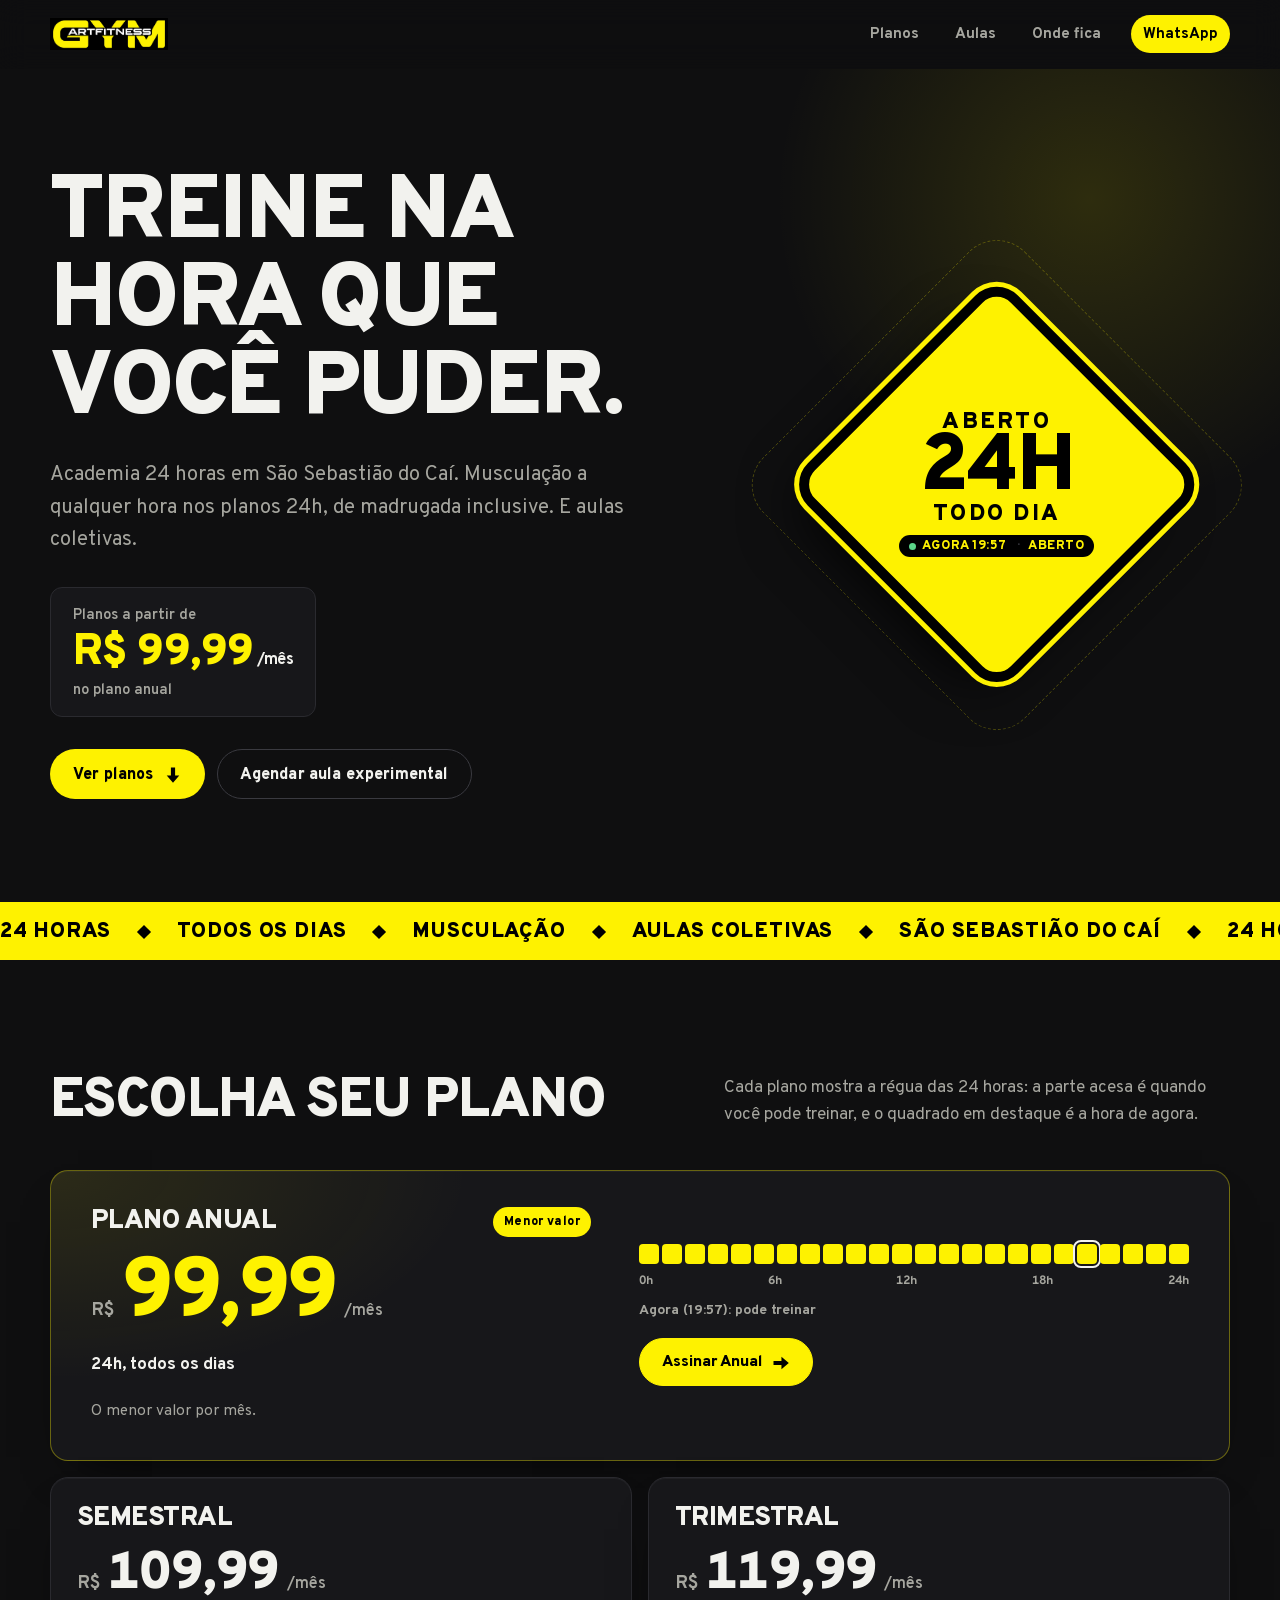
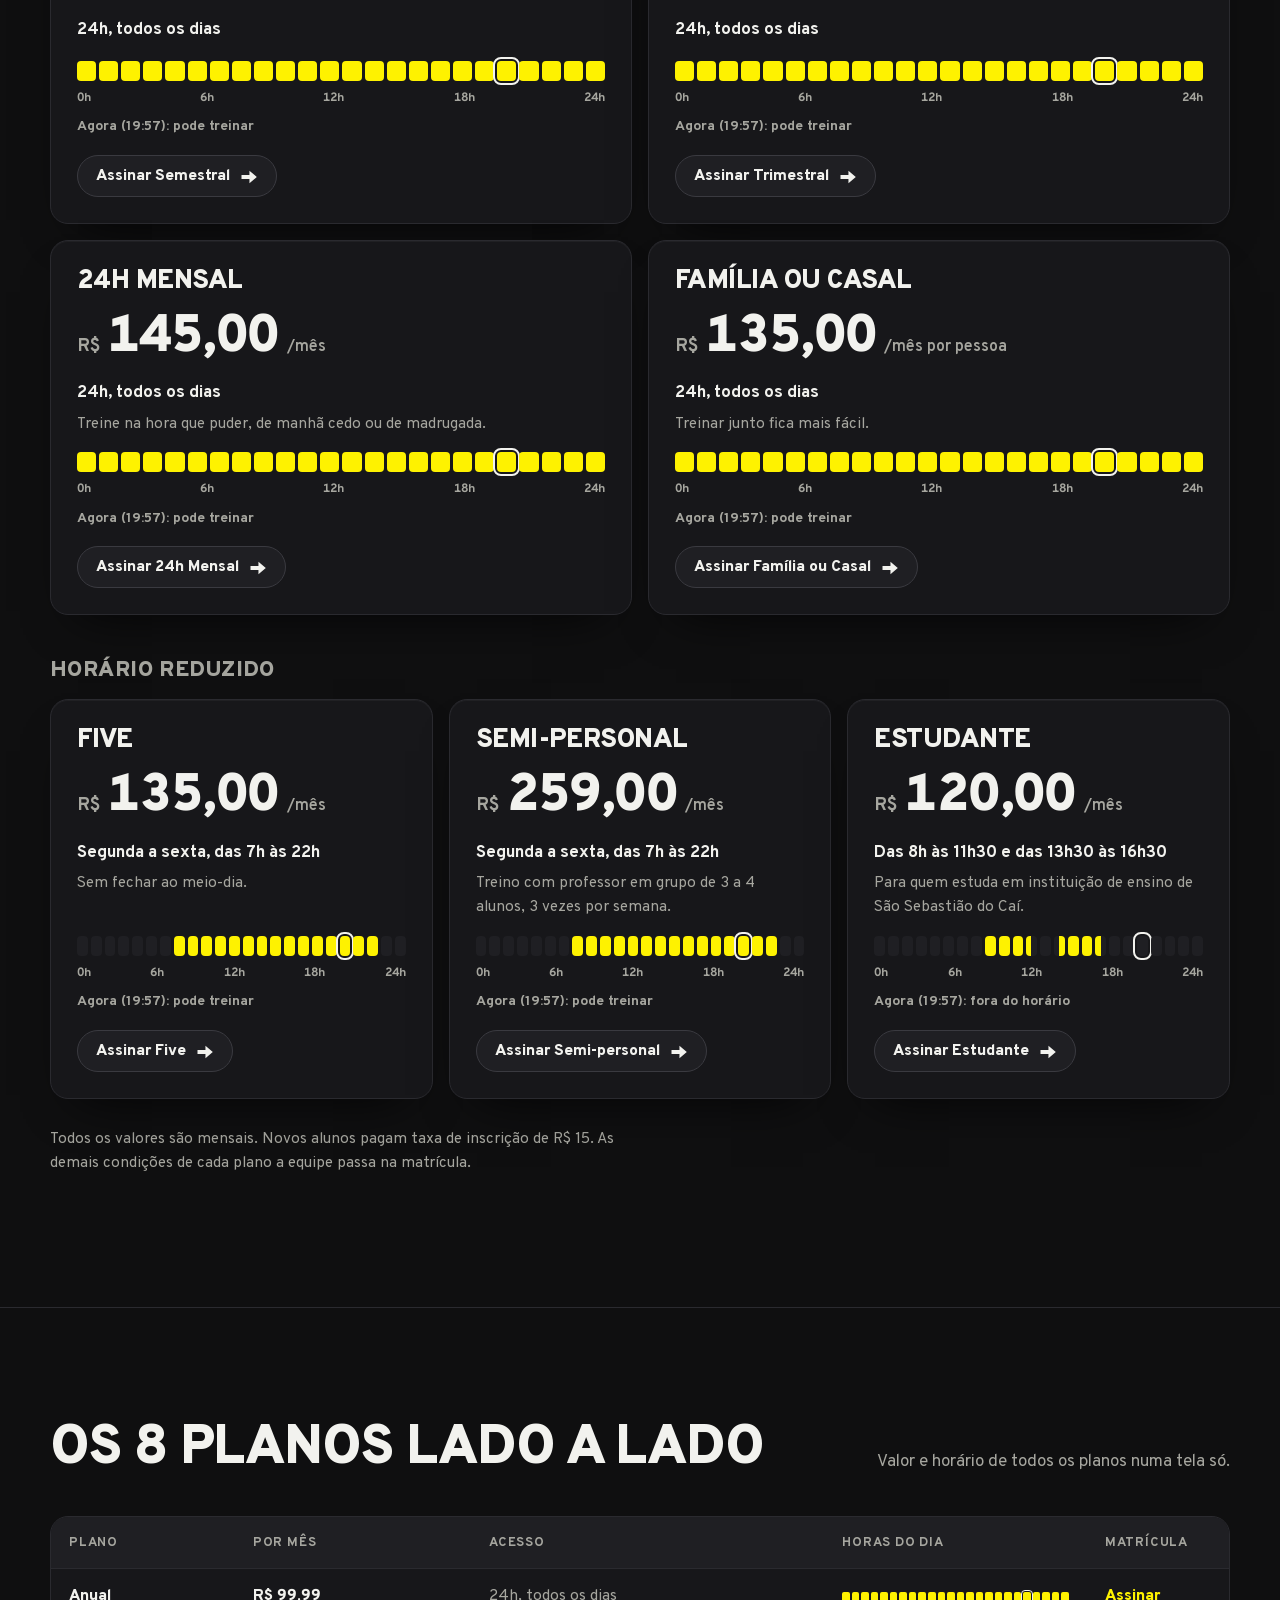
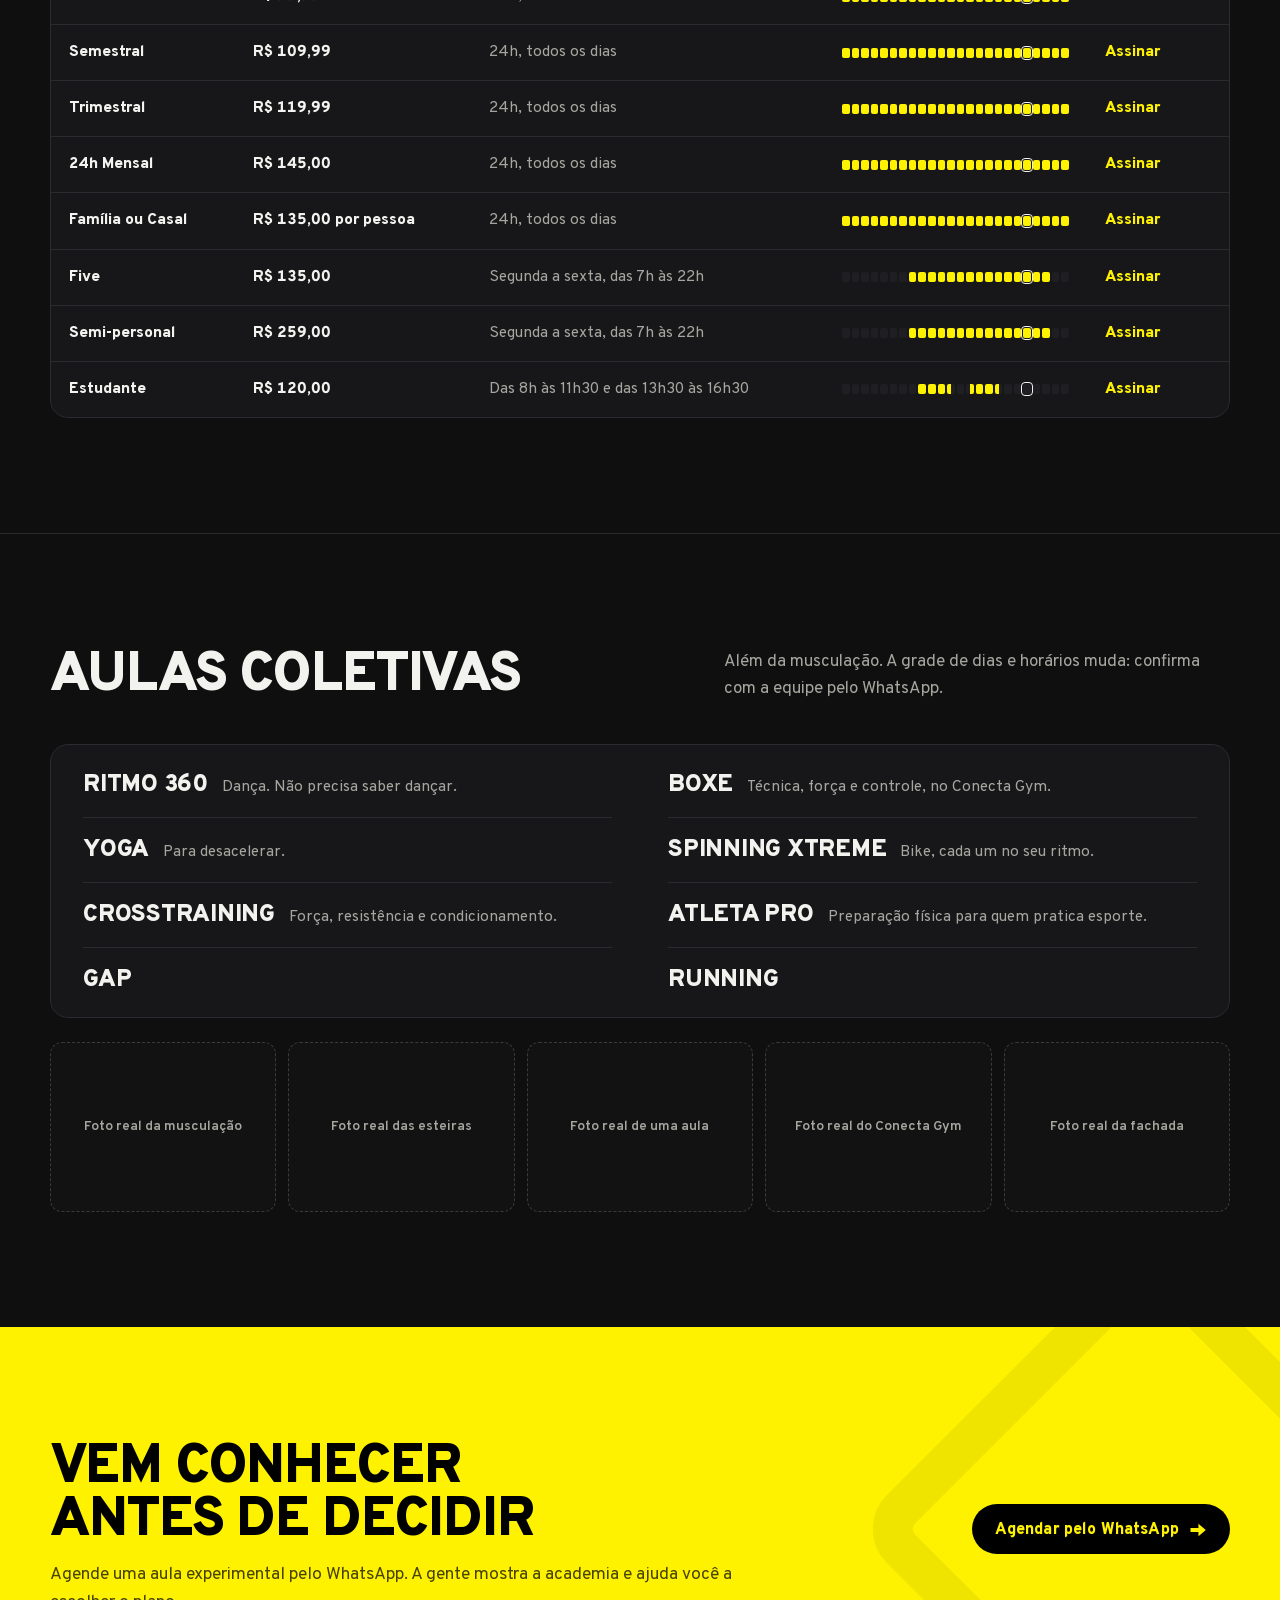
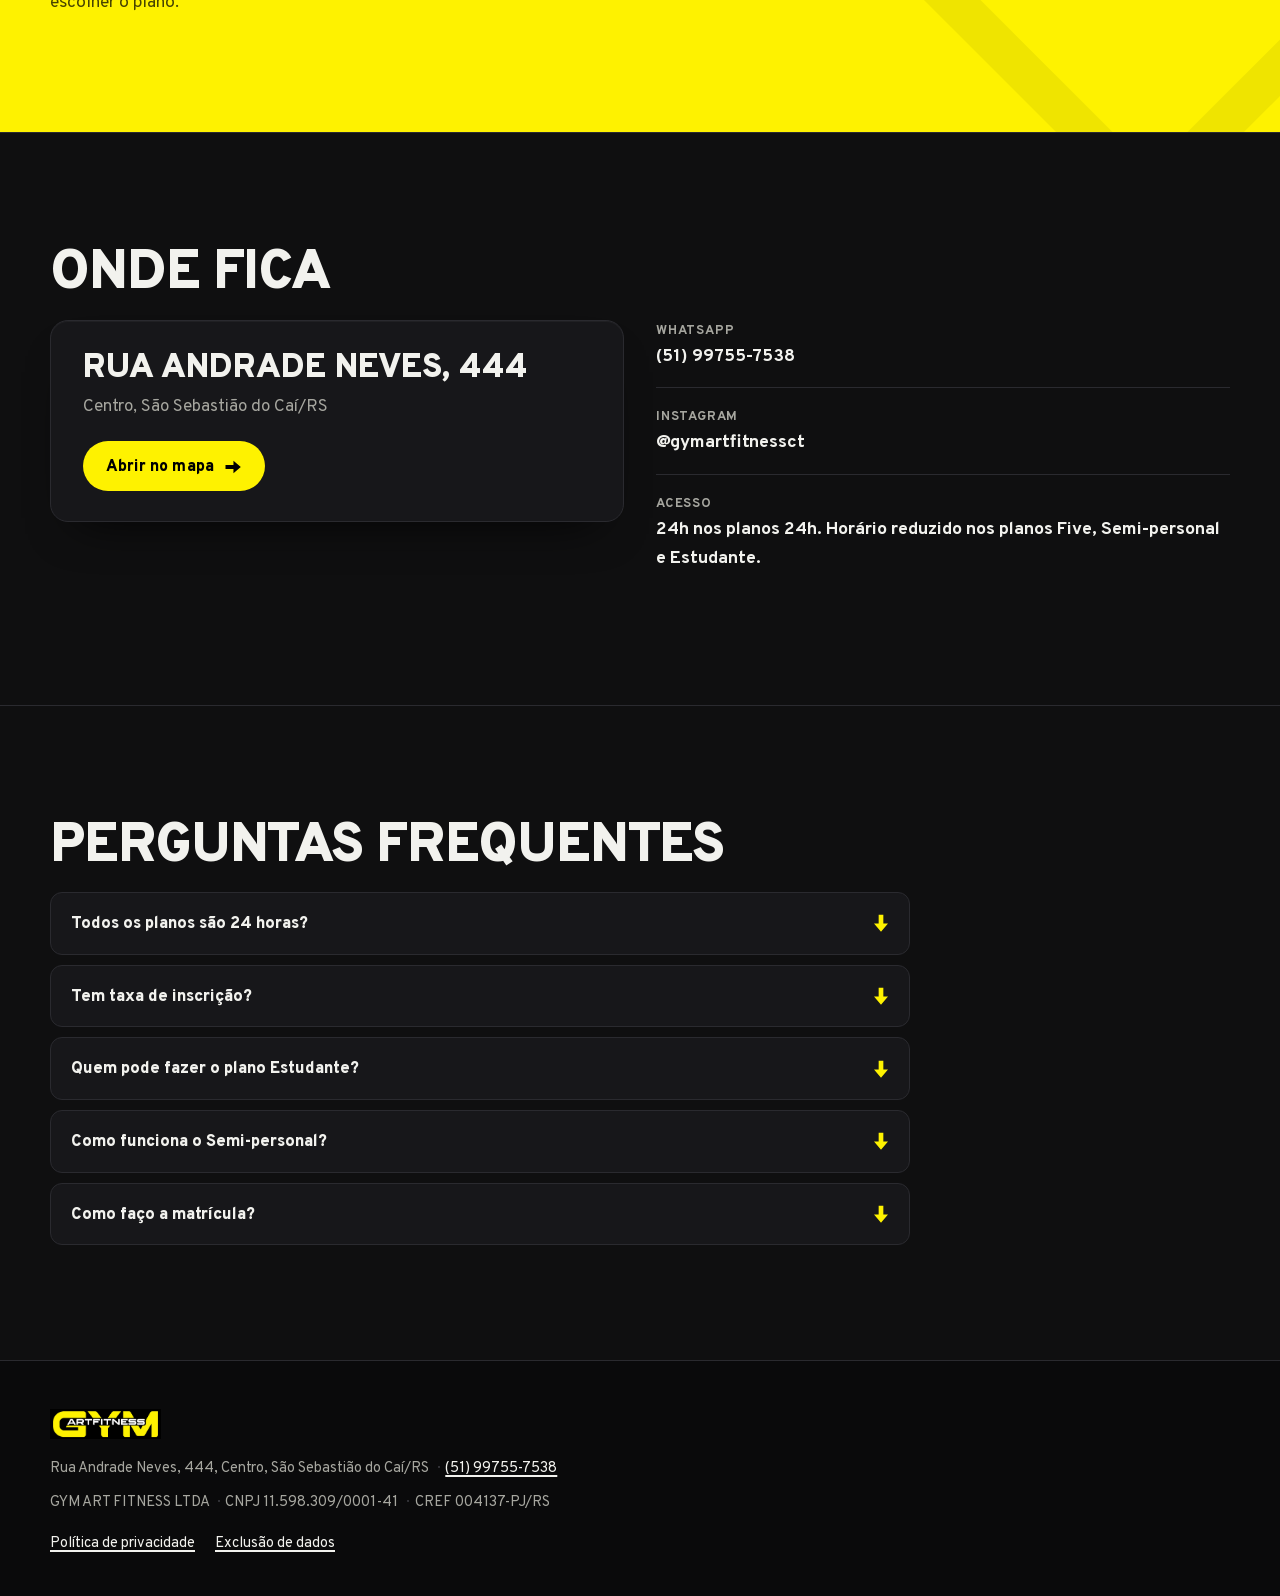
<file: index.html>
<!doctype html>
<html lang="pt-BR">
<head>
  <meta charset="utf-8">
  <meta name="viewport" content="width=device-width, initial-scale=1">
  <title>Gym ArtFitness · Academia 24h em São Sebastião do Caí</title>
  <meta name="description" content="Academia 24 horas em São Sebastião do Caí/RS. Musculação e aulas coletivas. Planos a partir de R$ 99,99/mês no plano anual. Escolha seu plano e faça a matrícula.">
  <meta name="theme-color" content="#0F0F10">
  <link rel="icon" href="assets/favicon.ico" sizes="any">
  <link rel="icon" type="image/png" sizes="32x32" href="assets/favicon-32.png">
  <link rel="icon" type="image/png" sizes="192x192" href="assets/favicon-192.png">
  <link rel="apple-touch-icon" href="assets/apple-touch-icon.png">
  <link rel="preload" href="assets/fonts/overpass-variavel.woff2" as="font" type="font/woff2" crossorigin>
  <link rel="stylesheet" href="assets/estrada.css?v=3">
  <script>document.documentElement.classList.add('js')</script>
</head>
<body>
  <svg width="0" height="0" style="position:absolute" aria-hidden="true">
    <symbol id="seta" viewBox="0 0 24 24"><path d="M2 9.2h10.6V3.6L22.4 12l-9.8 8.4v-5.6H2z" fill="currentColor"/></symbol>
    <symbol id="seta-baixo" viewBox="0 0 24 24"><path transform="rotate(90 12 12)" d="M2 9.2h10.6V3.6L22.4 12l-9.8 8.4v-5.6H2z" fill="currentColor"/></symbol>
  </svg>

  <a class="pular" href="#conteudo">Pular para o conteúdo</a>

  <header class="topo">
    <div class="envelope">
      <a class="marca" href="./" aria-label="Gym ArtFitness, início">
        <img src="assets/logo-gym-artfitness-recorte.png" alt="Gym ArtFitness" width="1220" height="330">
      </a>
      <nav class="menu" aria-label="Seções">
        <a href="#planos">Planos</a>
        <a href="#aulas">Aulas</a>
        <a href="#onde-fica">Onde fica</a>
        <a class="botao-whats" href="https://wa.me/5551997557538?text=Oi!%20Quero%20saber%20mais%20sobre%20a%20Gym%20ArtFitness">WhatsApp</a>
      </nav>
    </div>
  </header>

  <main id="conteudo">
    <section class="abertura" aria-labelledby="titulo-abertura">
      <div class="envelope">
        <div>
          <h1 id="titulo-abertura">Treine na hora que você puder.</h1>
          <p class="apoio">Academia 24 horas em São Sebastião do Caí. Musculação a qualquer hora nos planos 24h, de madrugada inclusive. E aulas coletivas.</p>
          <p class="placa-preco">
            <span>Planos a partir de</span>
            <strong class="numero"><span data-contar="99.99">R$ 99,99</span><small>/mês</small></strong>
            <span>no plano anual</span>
          </p>
          <div class="acoes">
            <a class="botao botao-cheio" href="#planos">Ver planos <svg aria-hidden="true"><use href="#seta-baixo"/></svg></a>
            <a class="botao botao-vazado" href="https://wa.me/5551997557538?text=Quero%20agendar%20uma%20aula%20experimental">Agendar aula experimental</a>
          </div>
        </div>
        <div class="losango-area">
          <div class="losango" role="img" aria-label="Placa: aberto 24 horas, todo dia">
            <p class="losango-texto">
              <span class="pequeno">Aberto</span>
              <span class="grande">24H</span>
              <span class="pequeno">todo dia</span>
              <span class="agora" id="agora" hidden></span>
            </p>
          </div>
        </div>
      </div>
    </section>

    <div class="faixa" aria-hidden="true"><div class="faixa-trilho"><span>24 horas</span><span>Todos os dias</span><span>Musculação</span><span>Aulas coletivas</span><span>São Sebastião do Caí</span><span>24 horas</span><span>Todos os dias</span><span>Musculação</span><span>Aulas coletivas</span><span>São Sebastião do Caí</span></div></div>

    <section class="secao" id="planos" aria-labelledby="titulo-planos">
      <div class="envelope">
        <div class="secao-cabeca revelar">
          <h2 id="titulo-planos">Escolha seu plano</h2>
          <p>Cada plano mostra a régua das 24 horas: a parte acesa é quando você pode treinar, e o quadrado em destaque é a hora de agora.</p>
        </div>
        <div class="saidas" id="lista-planos"></div>
        <p class="nota-planos">Todos os valores são mensais. Novos alunos pagam taxa de inscrição de R$ 15. As demais condições de cada plano a equipe passa na matrícula.</p>
      </div>
    </section>

    <section class="secao" id="comparar" aria-labelledby="titulo-comparar">
      <div class="envelope">
        <div class="secao-cabeca revelar">
          <h2 id="titulo-comparar">Os 8 planos lado a lado</h2>
          <p>Valor e horário de todos os planos numa tela só.</p>
        </div>
        <div class="tabela-envelope revelar" tabindex="0" role="region" aria-label="Tabela comparando os planos">
          <table class="comparar">
            <thead>
              <tr><th scope="col">Plano</th><th scope="col">Por mês</th><th scope="col">Acesso</th><th scope="col">Horas do dia</th><th scope="col">Matrícula</th></tr>
            </thead>
            <tbody id="tabela-planos"></tbody>
          </table>
        </div>
      </div>
    </section>


    <section class="secao" id="aulas" aria-labelledby="titulo-aulas">
      <div class="envelope">
        <div class="secao-cabeca revelar">
          <h2 id="titulo-aulas">Aulas coletivas</h2>
          <p>Além da musculação. A grade de dias e horários muda: confirma com a equipe pelo WhatsApp.</p>
        </div>
        <ul class="aulas revelar">
          <li><strong>Ritmo 360</strong><span>Dança. Não precisa saber dançar.</span></li>
          <li><strong>Boxe</strong><span>Técnica, força e controle, no Conecta Gym.</span></li>
          <li><strong>Yoga</strong><span>Para desacelerar.</span></li>
          <li><strong>Spinning Xtreme</strong><span>Bike, cada um no seu ritmo.</span></li>
          <li><strong>Crosstraining</strong><span>Força, resistência e condicionamento.</span></li>
          <li><strong>Atleta Pro</strong><span>Preparação física para quem pratica esporte.</span></li>
          <li><strong>GAP</strong></li>
          <li><strong>Running</strong></li>
        </ul>
        <div class="fotos revelar" aria-label="Espaços reservados para fotos reais da academia">
          <div class="foto-vaga">Foto real da musculação</div>
          <div class="foto-vaga">Foto real das esteiras</div>
          <div class="foto-vaga">Foto real de uma aula</div>
          <div class="foto-vaga">Foto real do Conecta Gym</div>
          <div class="foto-vaga">Foto real da fachada</div>
        </div>
      </div>
    </section>

    <section class="secao chamada" aria-labelledby="titulo-chamada">
      <div class="envelope">
        <div>
          <h2 id="titulo-chamada">Vem conhecer antes de decidir</h2>
          <p class="suave">Agende uma aula experimental pelo WhatsApp. A gente mostra a academia e ajuda você a escolher o plano.</p>
        </div>
        <a class="botao botao-cheio" href="https://wa.me/5551997557538?text=Quero%20agendar%20uma%20aula%20experimental">Agendar pelo WhatsApp <svg aria-hidden="true"><use href="#seta"/></svg></a>
      </div>
    </section>

    <section class="secao" id="onde-fica" aria-labelledby="titulo-onde">
      <div class="envelope">
        <h2 id="titulo-onde" class="revelar">Onde fica</h2>
        <div class="endereco revelar">
          <div class="placa-endereco">
            <strong>Rua Andrade Neves, 444</strong>
            <span>Centro, São Sebastião do Caí/RS</span>
            <p class="acoes" style="margin:20px 0 0"><a class="botao botao-cheio" href="https://www.google.com/maps/search/?api=1&amp;query=Rua%20Andrade%20Neves%2C%20444%2C%20S%C3%A3o%20Sebasti%C3%A3o%20do%20Ca%C3%AD%20RS">Abrir no mapa <svg aria-hidden="true"><use href="#seta"/></svg></a></p>
          </div>
          <dl class="contatos">
            <div><dt>WhatsApp</dt><dd><a href="https://wa.me/5551997557538">(51) 99755-7538</a></dd></div>
            <div><dt>Instagram</dt><dd><a href="https://www.instagram.com/gymartfitnessct/">@gymartfitnessct</a></dd></div>
            <div><dt>Acesso</dt><dd>24h nos planos 24h. Horário reduzido nos planos Five, Semi-personal e Estudante.</dd></div>
          </dl>
        </div>
      </div>
    </section>


    <section class="secao" id="perguntas" aria-labelledby="titulo-perguntas">
      <div class="envelope">
        <h2 id="titulo-perguntas" class="revelar">Perguntas frequentes</h2>
        <div class="perguntas revelar">
          <details><summary>Todos os planos são 24 horas?<svg aria-hidden="true"><use href="#seta-baixo"/></svg></summary><div class="resposta"><p>Não. Anual, Semestral, Trimestral, 24h Mensal e Família ou Casal são 24h, todos os dias. Five e Semi-personal são de segunda a sexta, das 7h às 22h. O Estudante vai das 8h às 11h30 e das 13h30 às 16h30.</p></div></details>
          <details><summary>Tem taxa de inscrição?<svg aria-hidden="true"><use href="#seta-baixo"/></svg></summary><div class="resposta"><p>Sim. Novos alunos pagam R$ 15 de taxa de inscrição.</p></div></details>
          <details><summary>Quem pode fazer o plano Estudante?<svg aria-hidden="true"><use href="#seta-baixo"/></svg></summary><div class="resposta"><p>Quem estuda em instituição de ensino de São Sebastião do Caí. A equipe confirma na matrícula o que precisa apresentar.</p></div></details>
          <details><summary>Como funciona o Semi-personal?<svg aria-hidden="true"><use href="#seta-baixo"/></svg></summary><div class="resposta"><p>Treino com professor em grupo de 3 a 4 alunos, 3 vezes por semana, de segunda a sexta, das 7h às 22h.</p></div></details>
          <details><summary>Como faço a matrícula?<svg aria-hidden="true"><use href="#seta-baixo"/></svg></summary><div class="resposta"><p>Escolha o plano e toque em "Assinar". Você preenche seus dados e conclui com a nossa equipe pelo WhatsApp. Também dá para fazer direto na recepção.</p></div></details>
        </div>
      </div>
    </section>
  </main>

  <footer class="rodape">
    <div class="envelope">
      <img src="assets/logo-gym-artfitness-recorte.png" alt="Gym ArtFitness" width="1220" height="330">
      <p>Rua Andrade Neves, 444, Centro, São Sebastião do Caí/RS <span class="sep" aria-hidden="true">·</span> <a href="https://wa.me/5551997557538">(51) 99755-7538</a></p>
      <p>GYM ART FITNESS LTDA <span class="sep" aria-hidden="true">·</span> CNPJ 11.598.309/0001-41 <span class="sep" aria-hidden="true">·</span> CREF 004137-PJ/RS</p>
      <nav aria-label="Documentos"><a href="privacidade.html">Política de privacidade</a><a href="exclusao-de-dados.html">Exclusão de dados</a></nav>
    </div>
  </footer>

  <script src="assets/planos.js?v=4"></script>
  <script src="assets/site.js?v=4"></script>
  <script src="assets/movimento.js?v=4"></script>
</body>
</html>
</file>
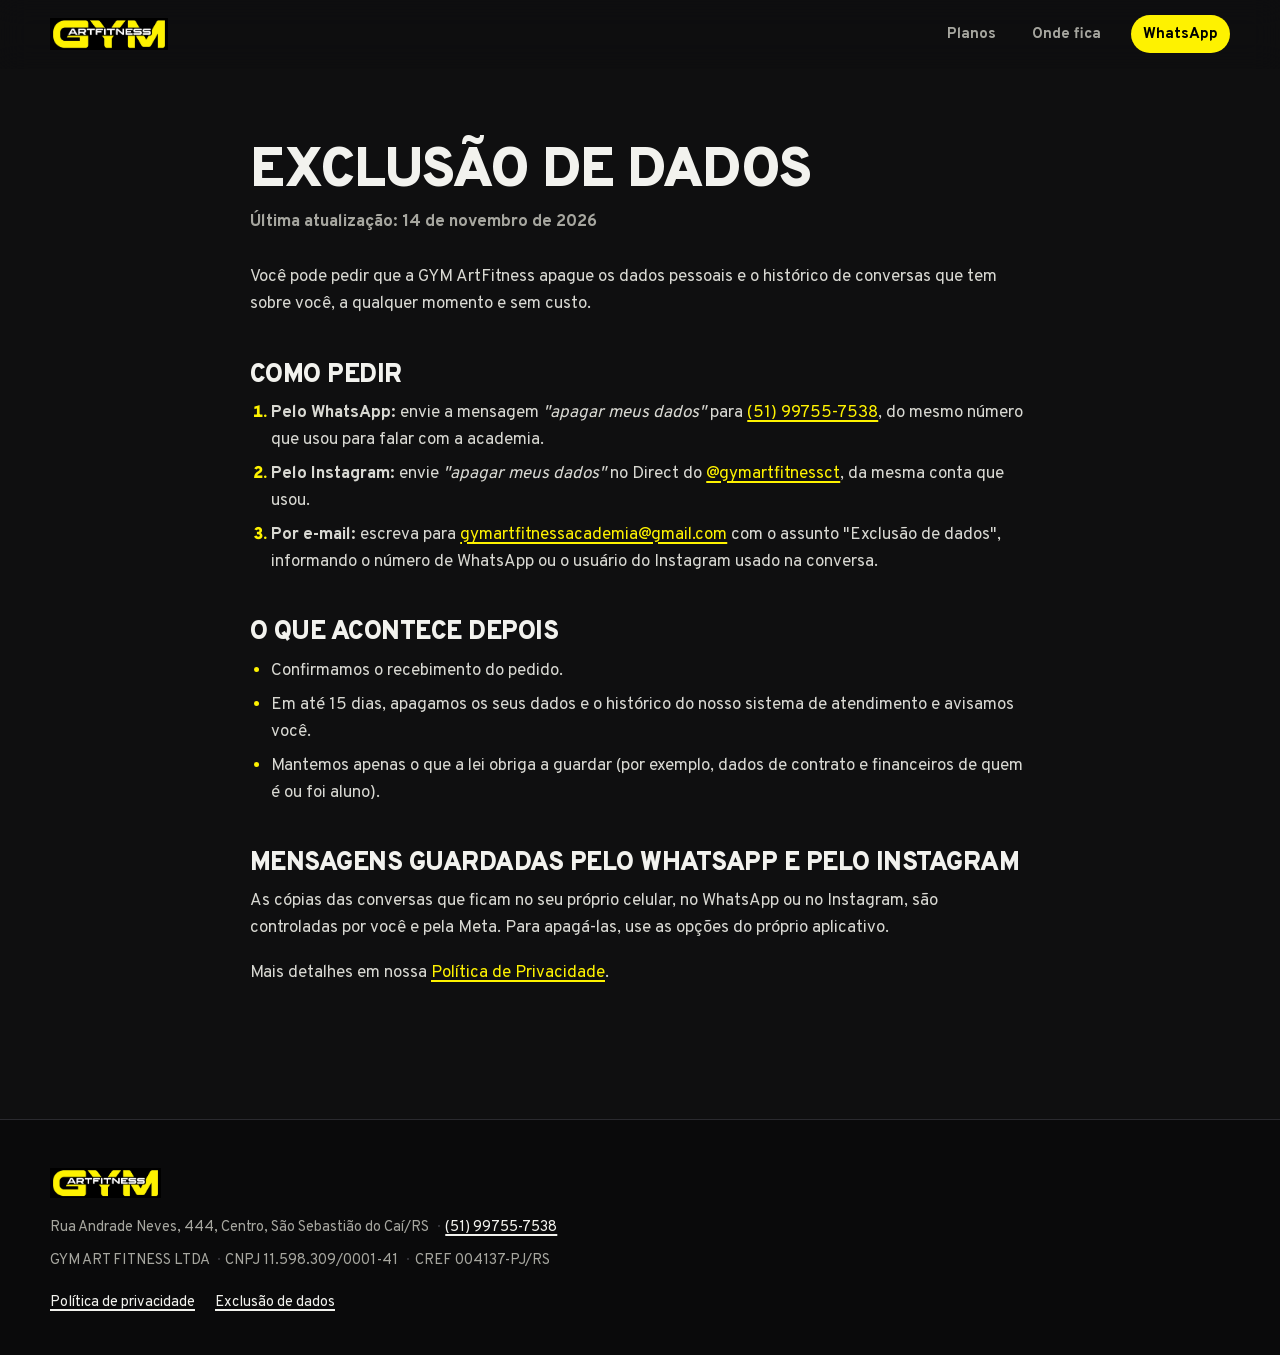
<file: exclusao-de-dados.html>
<!doctype html>
<html lang="pt-BR">
<head>
  <meta charset="utf-8">
  <meta name="viewport" content="width=device-width, initial-scale=1">
  <title>Exclusão de Dados | GYM ArtFitness</title>
  <meta name="description" content="Como pedir a exclusão dos seus dados pessoais à GYM ArtFitness.">
  <meta name="theme-color" content="#0F0F10">
  <link rel="icon" href="assets/favicon.ico" sizes="any">
  <link rel="icon" type="image/png" sizes="32x32" href="assets/favicon-32.png">
  <link rel="icon" type="image/png" sizes="192x192" href="assets/favicon-192.png">
  <link rel="apple-touch-icon" href="assets/apple-touch-icon.png">
  <link rel="preload" href="assets/fonts/overpass-variavel.woff2" as="font" type="font/woff2" crossorigin>
  <link rel="stylesheet" href="assets/estrada.css?v=3">
</head>
<body>
  <header class="topo">
    <div class="envelope">
      <a class="marca" href="./" aria-label="Gym ArtFitness, início">
        <img src="assets/logo-gym-artfitness-recorte.png" alt="Gym ArtFitness" width="1220" height="330">
      </a>
      <nav class="menu" aria-label="Seções">
        <a href="./#planos">Planos</a>
        <a href="./#onde-fica">Onde fica</a>
        <a class="botao-whats" href="https://wa.me/5551997557538">WhatsApp</a>
      </nav>
    </div>
  </header>

  <main class="documento" id="conteudo">
    <div class="envelope">
      <h1>Exclusão de dados</h1>
      <p class="data">Última atualização: 14 de novembro de 2026</p>

      <p>Você pode pedir que a GYM ArtFitness apague os dados pessoais e o histórico de conversas que tem sobre você, a qualquer momento e sem custo.</p>

      <h2>Como pedir</h2>
      <ol>
        <li><strong>Pelo WhatsApp:</strong> envie a mensagem <em>"apagar meus dados"</em> para <a href="https://wa.me/5551997557538?text=apagar%20meus%20dados">(51) 99755-7538</a>, do mesmo número que usou para falar com a academia.</li>
        <li><strong>Pelo Instagram:</strong> envie <em>"apagar meus dados"</em> no Direct do <a href="https://www.instagram.com/gymartfitnessct/">@gymartfitnessct</a>, da mesma conta que usou.</li>
        <li><strong>Por e-mail:</strong> escreva para <a href="mailto:gymartfitnessacademia@gmail.com?subject=Exclus%C3%A3o%20de%20dados">gymartfitnessacademia@gmail.com</a> com o assunto "Exclusão de dados", informando o número de WhatsApp ou o usuário do Instagram usado na conversa.</li>
      </ol>

      <h2>O que acontece depois</h2>
      <ul>
        <li>Confirmamos o recebimento do pedido.</li>
        <li>Em até 15 dias, apagamos os seus dados e o histórico do nosso sistema de atendimento e avisamos você.</li>
        <li>Mantemos apenas o que a lei obriga a guardar (por exemplo, dados de contrato e financeiros de quem é ou foi aluno).</li>
      </ul>

      <h2>Mensagens guardadas pelo WhatsApp e pelo Instagram</h2>
      <p>As cópias das conversas que ficam no seu próprio celular, no WhatsApp ou no Instagram, são controladas por você e pela Meta. Para apagá-las, use as opções do próprio aplicativo.</p>

      <p>Mais detalhes em nossa <a href="privacidade.html">Política de Privacidade</a>.</p>
    </div>
  </main>

  <footer class="rodape">
    <div class="envelope">
      <img src="assets/logo-gym-artfitness-recorte.png" alt="Gym ArtFitness" width="1220" height="330">
      <p>Rua Andrade Neves, 444, Centro, São Sebastião do Caí/RS <span class="sep" aria-hidden="true">·</span> <a href="https://wa.me/5551997557538">(51) 99755-7538</a></p>
      <p>GYM ART FITNESS LTDA <span class="sep" aria-hidden="true">·</span> CNPJ 11.598.309/0001-41 <span class="sep" aria-hidden="true">·</span> CREF 004137-PJ/RS</p>
      <nav aria-label="Documentos"><a href="privacidade.html">Política de privacidade</a><a href="exclusao-de-dados.html">Exclusão de dados</a></nav>
    </div>
  </footer>
</body>
</html>
</file>
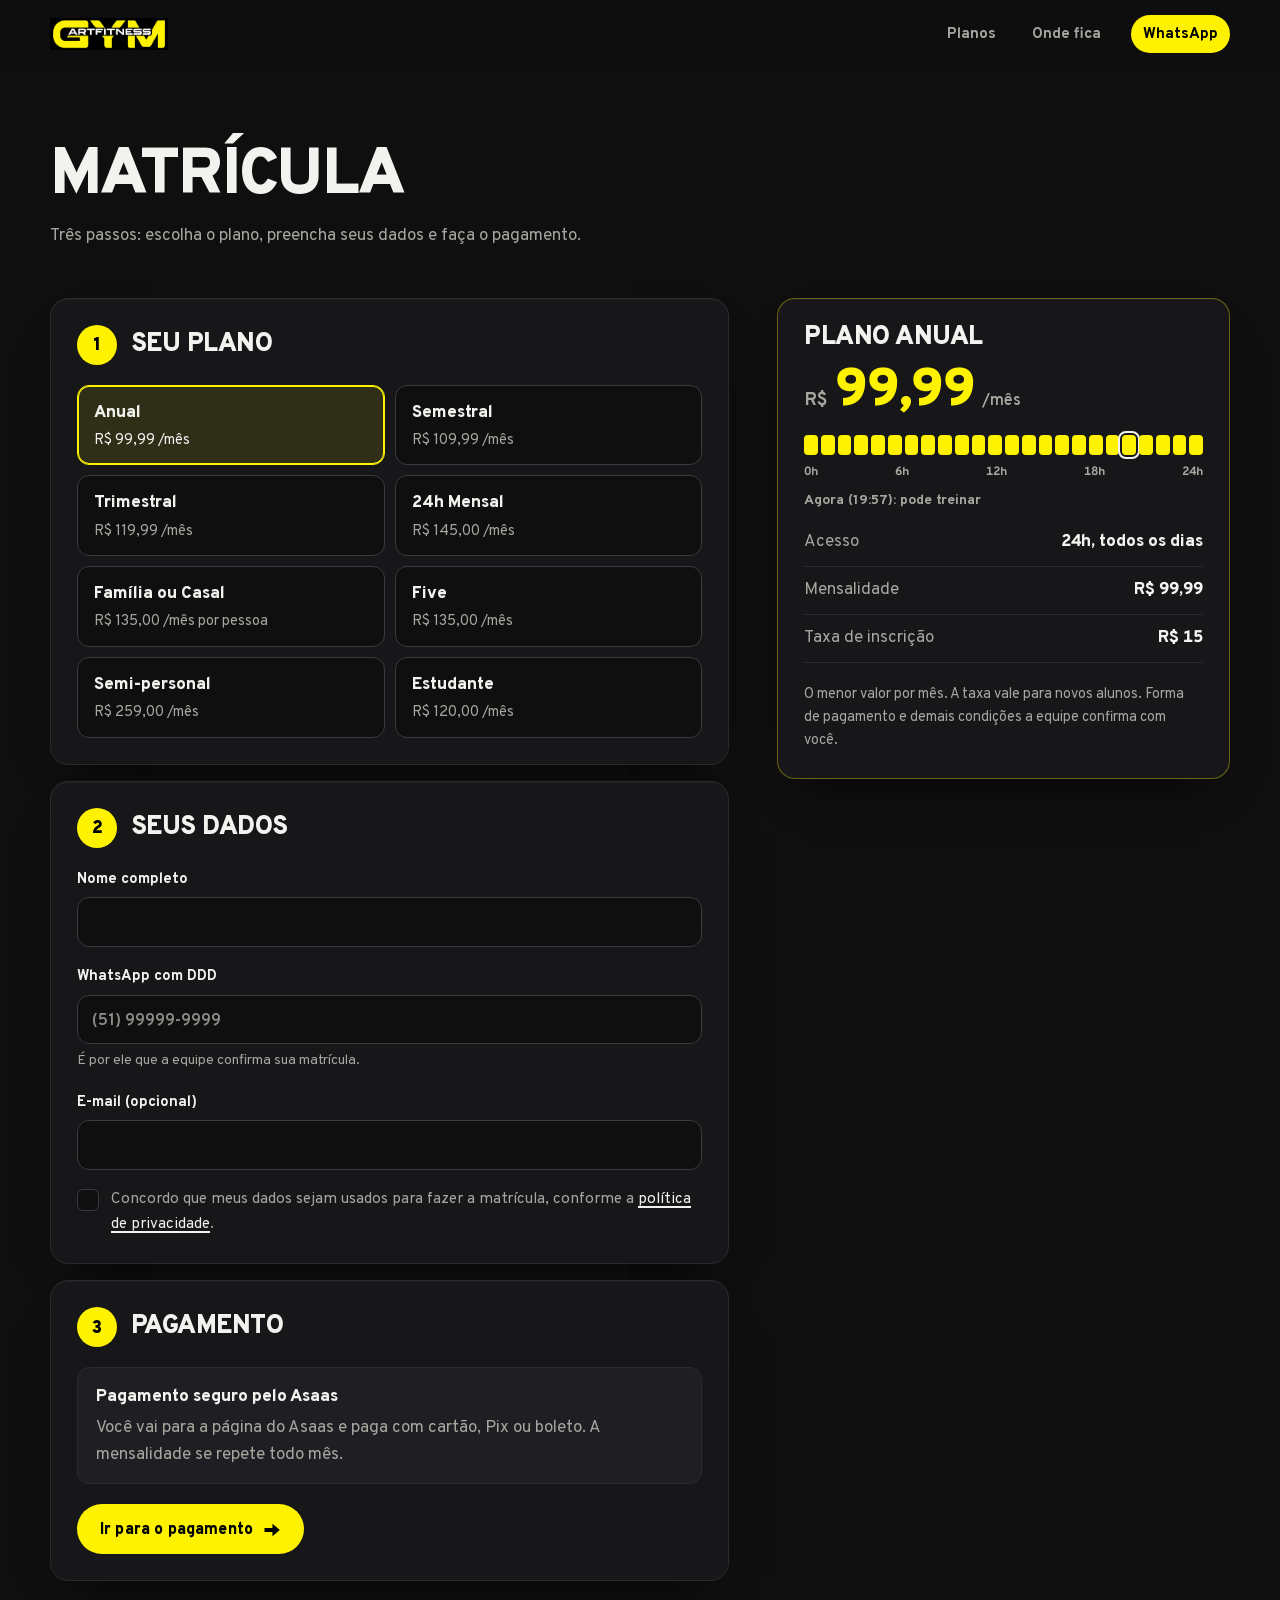
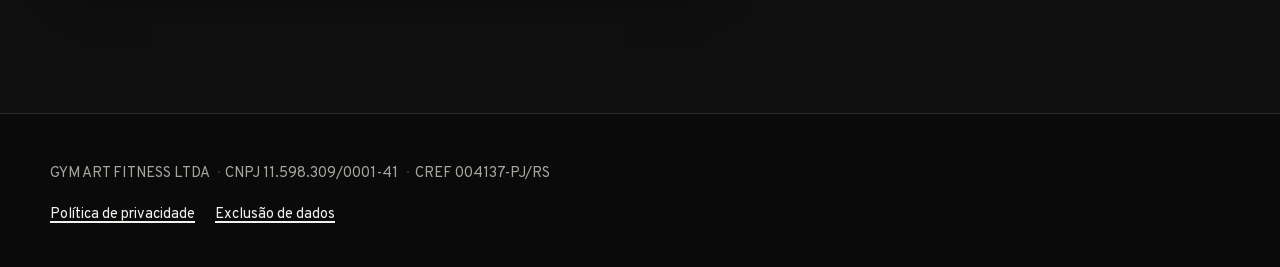
<file: matricula.html>
<!doctype html>
<html lang="pt-BR">
<head>
  <meta charset="utf-8">
  <meta name="viewport" content="width=device-width, initial-scale=1">
  <title>Matrícula · Gym ArtFitness</title>
  <meta name="description" content="Escolha seu plano da Gym ArtFitness e faça a matrícula.">
  <meta name="robots" content="noindex">
  <meta name="theme-color" content="#0F0F10">
  <link rel="icon" href="assets/favicon.ico" sizes="any">
  <link rel="icon" type="image/png" sizes="32x32" href="assets/favicon-32.png">
  <link rel="icon" type="image/png" sizes="192x192" href="assets/favicon-192.png">
  <link rel="apple-touch-icon" href="assets/apple-touch-icon.png">
  <link rel="preload" href="assets/fonts/overpass-variavel.woff2" as="font" type="font/woff2" crossorigin>
  <link rel="stylesheet" href="assets/estrada.css?v=3">
  <script>document.documentElement.classList.add('js')</script>
</head>
<body>
  <svg width="0" height="0" style="position:absolute" aria-hidden="true">
    <symbol id="seta" viewBox="0 0 24 24"><path d="M2 9.2h10.6V3.6L22.4 12l-9.8 8.4v-5.6H2z" fill="currentColor"/></symbol>
  </svg>

  <a class="pular" href="#conteudo">Pular para o conteúdo</a>

  <header class="topo">
    <div class="envelope">
      <a class="marca" href="./" aria-label="Gym ArtFitness, início">
        <img src="assets/logo-gym-artfitness-recorte.png" alt="Gym ArtFitness" width="1220" height="330">
      </a>
      <nav class="menu" aria-label="Seções">
        <a href="./#planos">Planos</a>
        <a href="./#onde-fica">Onde fica</a>
        <a class="botao-whats" href="https://wa.me/5551997557538?text=Oi!%20Tenho%20uma%20d%C3%BAvida%20sobre%20a%20matr%C3%ADcula">WhatsApp</a>
      </nav>
    </div>
  </header>

  <main id="conteudo" class="matricula">
    <div class="envelope">
      <div class="matricula-cabeca">
        <h1>Matrícula</h1>
        <p class="apoio">Três passos: escolha o plano, preencha seus dados e faça o pagamento.</p>
      </div>
      <div>
        <form id="form-matricula" novalidate>
          <section class="etapa" aria-labelledby="etapa-1">
            <div class="etapa-cabeca"><span class="etapa-numero" aria-hidden="true">1</span><h2 id="etapa-1">Seu plano</h2></div>
            <fieldset style="border:0;margin:0;padding:0">
              <legend class="visualmente-oculto" style="position:absolute;width:1px;height:1px;overflow:hidden;clip:rect(0 0 0 0)">Escolha o plano</legend>
              <div class="opcoes-plano" id="opcoes-plano"></div>
            </fieldset>
          </section>

          <section class="etapa" aria-labelledby="etapa-2">
            <div class="etapa-cabeca"><span class="etapa-numero" aria-hidden="true">2</span><h2 id="etapa-2">Seus dados</h2></div>
            <div class="campo">
              <label for="nome">Nome completo</label>
              <input id="nome" name="nome" autocomplete="name" required maxlength="120" aria-describedby="erro-nome">
              <span class="erro-campo" id="erro-nome" hidden>Escreva seu nome para a equipe saber quem é.</span>
            </div>
            <div class="campo">
              <label for="whats">WhatsApp com DDD</label>
              <input id="whats" name="whats" type="tel" inputmode="tel" autocomplete="tel-national" placeholder="(51) 99999-9999" required maxlength="20" aria-describedby="erro-whats ajuda-whats">
              <span class="ajuda" id="ajuda-whats">É por ele que a equipe confirma sua matrícula.</span>
              <span class="erro-campo" id="erro-whats" hidden>Confira o número: ele precisa ter DDD e 8 ou 9 dígitos.</span>
            </div>
            <div class="campo">
              <label for="email">E-mail (opcional)</label>
              <input id="email" name="email" type="email" autocomplete="email" maxlength="120">
            </div>
            <label class="consentimento">
              <input type="checkbox" id="aceite" required aria-describedby="erro-aceite">
              <span>Concordo que meus dados sejam usados para fazer a matrícula, conforme a <a href="privacidade.html">política de privacidade</a>.</span>
            </label>
            <p class="erro-campo" id="erro-aceite" hidden style="margin:8px 0 0">Para seguir, marque que concorda.</p>
          </section>

          <section class="etapa" aria-labelledby="etapa-3">
            <div class="etapa-cabeca"><span class="etapa-numero" aria-hidden="true">3</span><h2 id="etapa-3">Pagamento</h2></div>
            <div class="pagamento-aviso" id="aviso-pagamento">
              <strong>Pagamento online em breve</strong>
              <p>Por enquanto a matrícula é concluída com a nossa equipe pelo WhatsApp: você envia seus dados e a equipe combina o pagamento com você.</p>
            </div>
            <div class="acoes">
              <button class="botao botao-cheio" type="submit" id="botao-concluir">Concluir pelo WhatsApp <svg aria-hidden="true"><use href="#seta"/></svg></button>
            </div>
          </section>
        </form>
      </div>

      <aside class="resumo" aria-label="Resumo da matrícula" id="resumo"></aside>
    </div>
  </main>

  <footer class="rodape">
    <div class="envelope">
      <p>GYM ART FITNESS LTDA <span class="sep" aria-hidden="true">·</span> CNPJ 11.598.309/0001-41 <span class="sep" aria-hidden="true">·</span> CREF 004137-PJ/RS</p>
      <nav aria-label="Documentos"><a href="privacidade.html">Política de privacidade</a><a href="exclusao-de-dados.html">Exclusão de dados</a></nav>
    </div>
  </footer>

  <script src="assets/planos.js?v=4"></script>
  <script src="assets/site.js?v=4"></script>
  <script src="assets/matricula.js?v=4"></script>
  <script src="assets/movimento.js?v=4"></script>
</body>
</html>
</file>
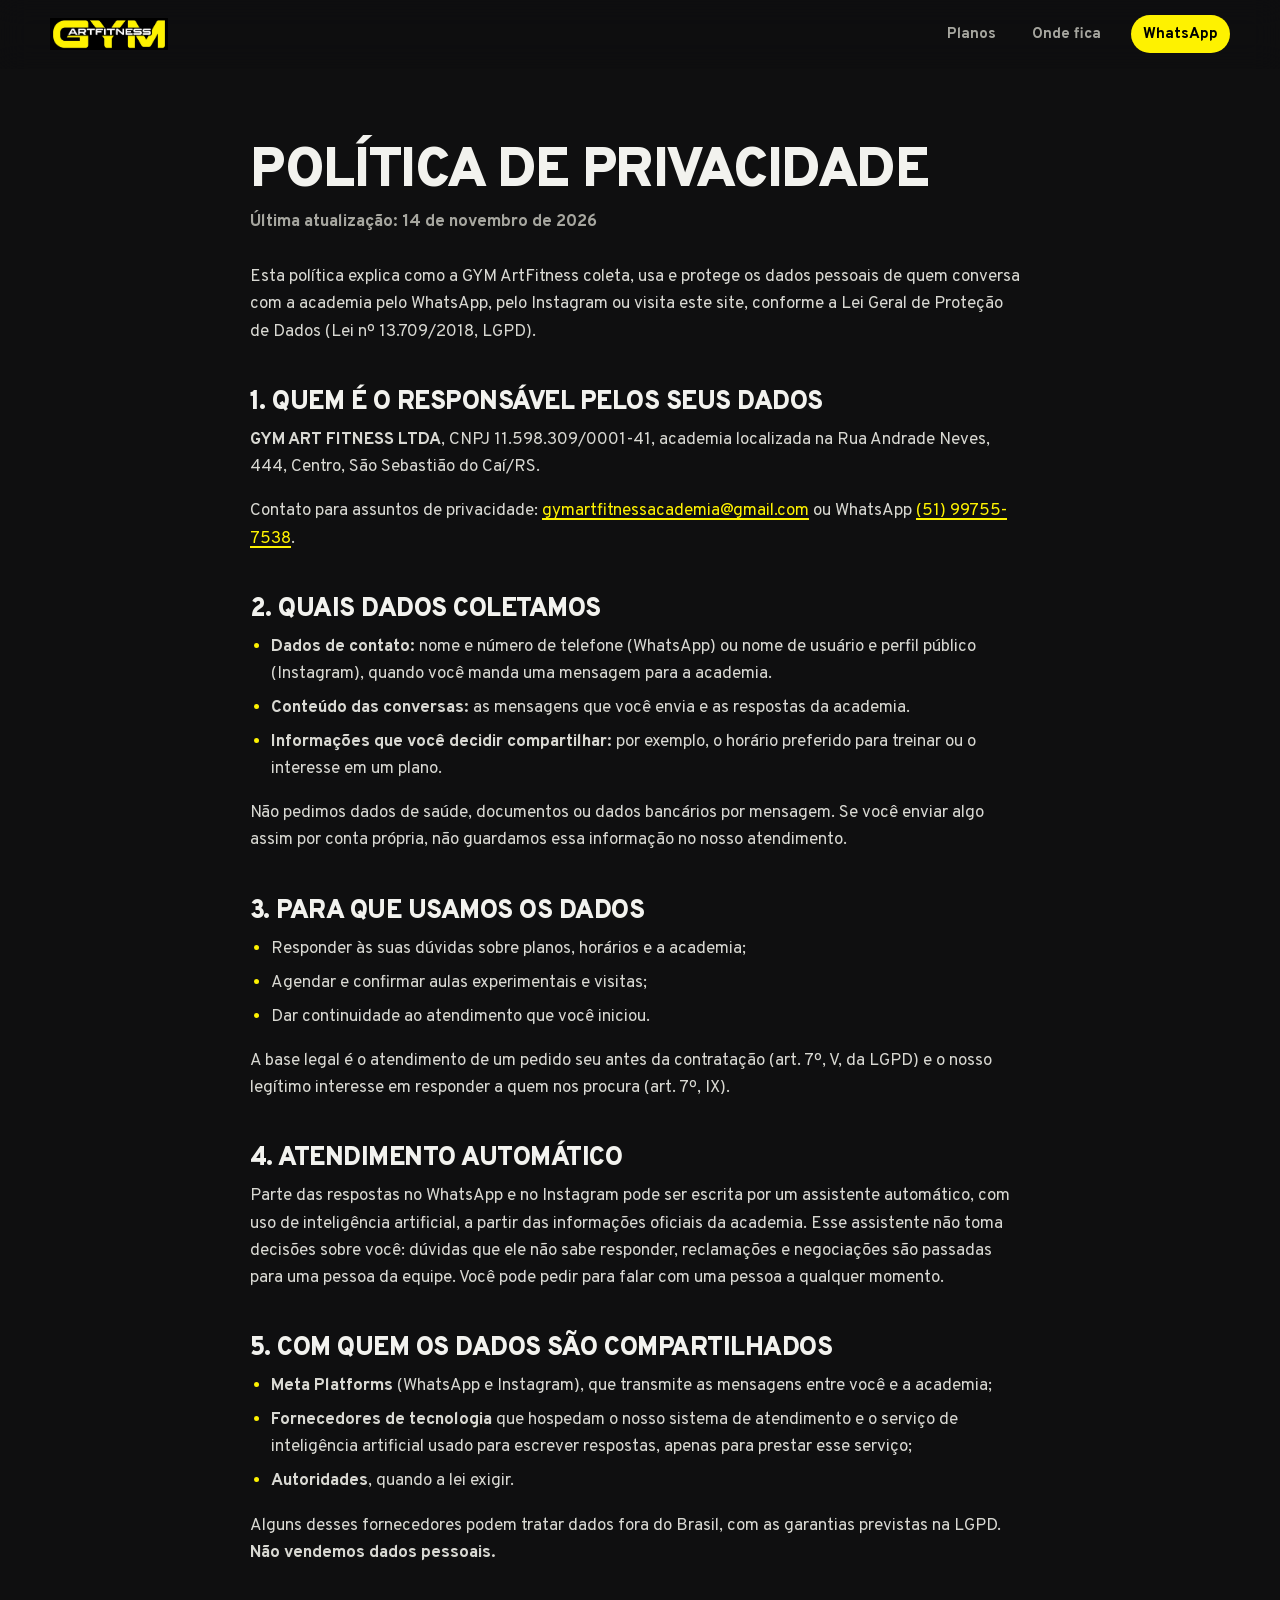
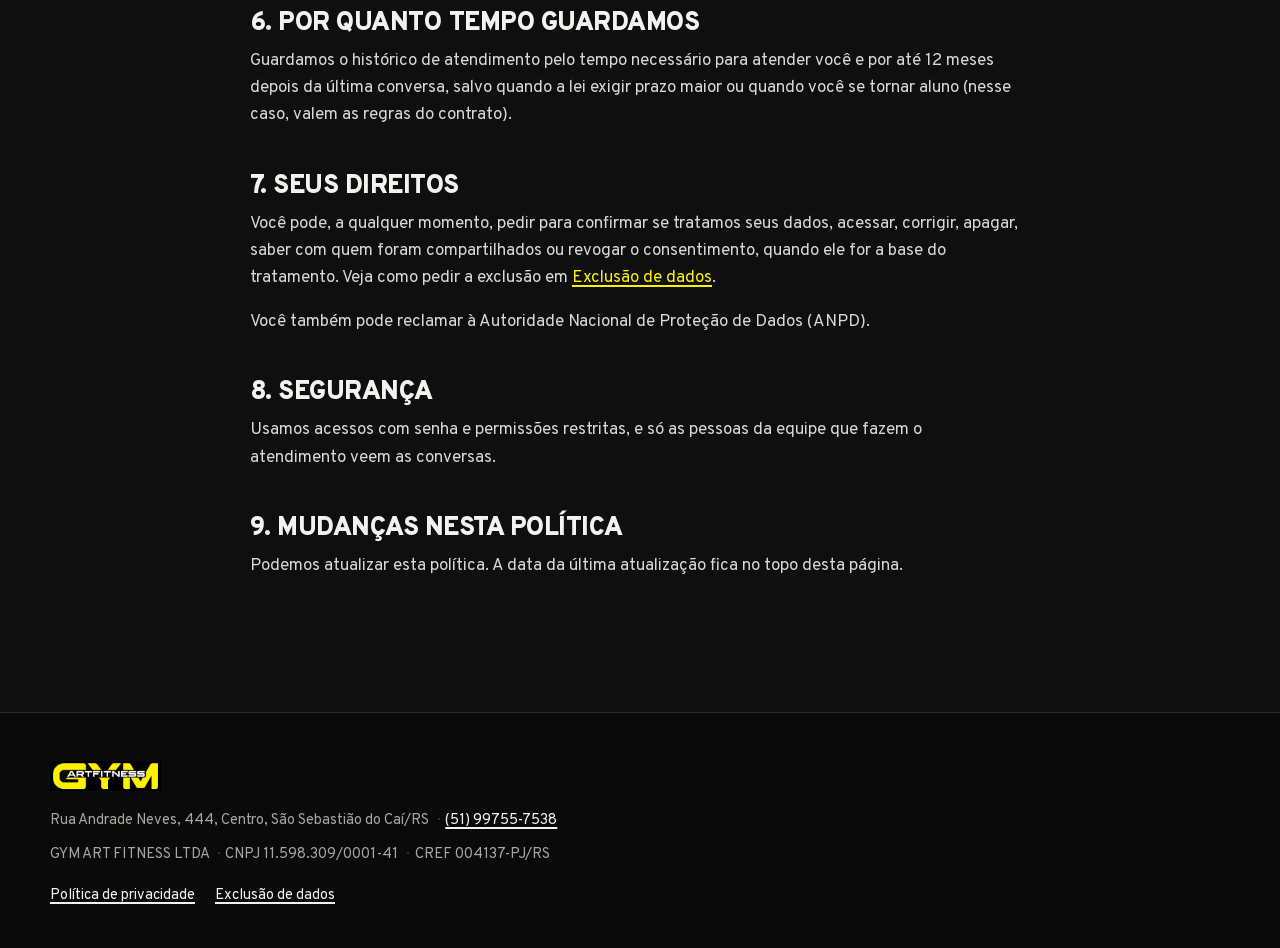
<file: privacidade.html>
<!doctype html>
<html lang="pt-BR">
<head>
  <meta charset="utf-8">
  <meta name="viewport" content="width=device-width, initial-scale=1">
  <title>Política de Privacidade | GYM ArtFitness</title>
  <meta name="description" content="Como a GYM ArtFitness trata os dados pessoais de quem fala com a academia pelo WhatsApp, Instagram e site.">
  <meta name="theme-color" content="#0F0F10">
  <link rel="icon" href="assets/favicon.ico" sizes="any">
  <link rel="icon" type="image/png" sizes="32x32" href="assets/favicon-32.png">
  <link rel="icon" type="image/png" sizes="192x192" href="assets/favicon-192.png">
  <link rel="apple-touch-icon" href="assets/apple-touch-icon.png">
  <link rel="preload" href="assets/fonts/overpass-variavel.woff2" as="font" type="font/woff2" crossorigin>
  <link rel="stylesheet" href="assets/estrada.css?v=3">
</head>
<body>
  <header class="topo">
    <div class="envelope">
      <a class="marca" href="./" aria-label="Gym ArtFitness, início">
        <img src="assets/logo-gym-artfitness-recorte.png" alt="Gym ArtFitness" width="1220" height="330">
      </a>
      <nav class="menu" aria-label="Seções">
        <a href="./#planos">Planos</a>
        <a href="./#onde-fica">Onde fica</a>
        <a class="botao-whats" href="https://wa.me/5551997557538">WhatsApp</a>
      </nav>
    </div>
  </header>

  <main class="documento" id="conteudo">
    <div class="envelope">
      <h1>Política de Privacidade</h1>
      <p class="data">Última atualização: 14 de novembro de 2026</p>

      <p>Esta política explica como a GYM ArtFitness coleta, usa e protege os dados pessoais de quem conversa com a academia pelo WhatsApp, pelo Instagram ou visita este site, conforme a Lei Geral de Proteção de Dados (Lei nº 13.709/2018, LGPD).</p>

      <h2>1. Quem é o responsável pelos seus dados</h2>
      <p><strong>GYM ART FITNESS LTDA</strong>, CNPJ 11.598.309/0001-41, academia localizada na Rua Andrade Neves, 444, Centro, São Sebastião do Caí/RS.</p>
      <p>Contato para assuntos de privacidade: <a href="mailto:gymartfitnessacademia@gmail.com">gymartfitnessacademia@gmail.com</a> ou WhatsApp <a href="https://wa.me/5551997557538">(51) 99755-7538</a>.</p>

      <h2>2. Quais dados coletamos</h2>
      <ul>
        <li><strong>Dados de contato:</strong> nome e número de telefone (WhatsApp) ou nome de usuário e perfil público (Instagram), quando você manda uma mensagem para a academia.</li>
        <li><strong>Conteúdo das conversas:</strong> as mensagens que você envia e as respostas da academia.</li>
        <li><strong>Informações que você decidir compartilhar:</strong> por exemplo, o horário preferido para treinar ou o interesse em um plano.</li>
      </ul>
      <p>Não pedimos dados de saúde, documentos ou dados bancários por mensagem. Se você enviar algo assim por conta própria, não guardamos essa informação no nosso atendimento.</p>

      <h2>3. Para que usamos os dados</h2>
      <ul>
        <li>Responder às suas dúvidas sobre planos, horários e a academia;</li>
        <li>Agendar e confirmar aulas experimentais e visitas;</li>
        <li>Dar continuidade ao atendimento que você iniciou.</li>
      </ul>
      <p>A base legal é o atendimento de um pedido seu antes da contratação (art. 7º, V, da LGPD) e o nosso legítimo interesse em responder a quem nos procura (art. 7º, IX).</p>

      <h2>4. Atendimento automático</h2>
      <p>Parte das respostas no WhatsApp e no Instagram pode ser escrita por um assistente automático, com uso de inteligência artificial, a partir das informações oficiais da academia. Esse assistente não toma decisões sobre você: dúvidas que ele não sabe responder, reclamações e negociações são passadas para uma pessoa da equipe. Você pode pedir para falar com uma pessoa a qualquer momento.</p>

      <h2>5. Com quem os dados são compartilhados</h2>
      <ul>
        <li><strong>Meta Platforms</strong> (WhatsApp e Instagram), que transmite as mensagens entre você e a academia;</li>
        <li><strong>Fornecedores de tecnologia</strong> que hospedam o nosso sistema de atendimento e o serviço de inteligência artificial usado para escrever respostas, apenas para prestar esse serviço;</li>
        <li><strong>Autoridades</strong>, quando a lei exigir.</li>
      </ul>
      <p>Alguns desses fornecedores podem tratar dados fora do Brasil, com as garantias previstas na LGPD. <strong>Não vendemos dados pessoais.</strong></p>

      <h2>6. Por quanto tempo guardamos</h2>
      <p>Guardamos o histórico de atendimento pelo tempo necessário para atender você e por até 12 meses depois da última conversa, salvo quando a lei exigir prazo maior ou quando você se tornar aluno (nesse caso, valem as regras do contrato).</p>

      <h2>7. Seus direitos</h2>
      <p>Você pode, a qualquer momento, pedir para confirmar se tratamos seus dados, acessar, corrigir, apagar, saber com quem foram compartilhados ou revogar o consentimento, quando ele for a base do tratamento. Veja como pedir a exclusão em <a href="exclusao-de-dados.html">Exclusão de dados</a>.</p>
      <p>Você também pode reclamar à Autoridade Nacional de Proteção de Dados (ANPD).</p>

      <h2>8. Segurança</h2>
      <p>Usamos acessos com senha e permissões restritas, e só as pessoas da equipe que fazem o atendimento veem as conversas.</p>

      <h2>9. Mudanças nesta política</h2>
      <p>Podemos atualizar esta política. A data da última atualização fica no topo desta página.</p>
    </div>
  </main>

  <footer class="rodape">
    <div class="envelope">
      <img src="assets/logo-gym-artfitness-recorte.png" alt="Gym ArtFitness" width="1220" height="330">
      <p>Rua Andrade Neves, 444, Centro, São Sebastião do Caí/RS <span class="sep" aria-hidden="true">·</span> <a href="https://wa.me/5551997557538">(51) 99755-7538</a></p>
      <p>GYM ART FITNESS LTDA <span class="sep" aria-hidden="true">·</span> CNPJ 11.598.309/0001-41 <span class="sep" aria-hidden="true">·</span> CREF 004137-PJ/RS</p>
      <nav aria-label="Documentos"><a href="privacidade.html">Política de privacidade</a><a href="exclusao-de-dados.html">Exclusão de dados</a></nav>
    </div>
  </footer>
</body>
</html>
</file>
<file: assets/estrada.css>
/* Gym ArtFitness — grafite com amarelo pontual.
   O amarelo (#FEF200) e o preto vêm do logo. Fundo grafite em quase tudo; o amarelo
   aparece em botões, preços, réguas acesas e em duas faixas: o letreiro corrido e a chamada. */

@font-face {
  font-family: "Overpass";
  src: url("fonts/overpass-variavel.woff2") format("woff2");
  font-weight: 100 900;
  font-display: swap;
}

:root {
  --fundo: #0F0F10;
  --fundo-fundo: #0A0A0B;
  --superficie: #17171A;
  --superficie-2: #1F1F23;
  --borda: #2A2A2F;
  --borda-forte: #3A3A40;
  --texto: #F2F2EE;
  --suave: #A6A69F;
  --amarelo: #FEF200;
  --amarelo-claro: #FFF75C;
  --amarelo-suave: rgba(254, 242, 0, .10);
  --amarelo-linha: rgba(254, 242, 0, .35);
  --preto: #000000;
  --raio: 18px;
  --raio-p: 12px;
  --fonte: "Overpass", "Helvetica Neue", Arial, sans-serif;
  --largura: 1180px;
  --respiro: clamp(64px, 9vw, 128px);
  --curva: cubic-bezier(.2, .8, .2, 1);
  --sombra: 0 1px 0 rgba(255, 255, 255, .04) inset, 0 24px 48px -28px rgba(0, 0, 0, .9);
  color-scheme: dark;
}

*, *::before, *::after { box-sizing: border-box; }

html { scroll-behavior: smooth; scroll-padding-top: 84px; }

body {
  margin: 0;
  background: var(--fundo);
  color: var(--texto);
  font-family: var(--fonte);
  font-size: 1.0625rem;
  line-height: 1.6;
  -webkit-font-smoothing: antialiased;
  text-rendering: optimizeLegibility;
}

::selection { background: var(--amarelo); color: var(--preto); }
html { scrollbar-color: var(--borda-forte) var(--fundo); }
::-webkit-scrollbar { width: 12px; height: 12px; }
::-webkit-scrollbar-track { background: var(--fundo); }
::-webkit-scrollbar-thumb { background: var(--borda-forte); border: 3px solid var(--fundo); border-radius: 8px; }

img, svg { display: block; max-width: 100%; }
a { color: inherit; text-underline-offset: .2em; text-decoration-thickness: 1.5px; }
:focus-visible { outline: 2px solid var(--amarelo); outline-offset: 3px; border-radius: 6px; }

.envelope { width: min(100% - 32px, var(--largura)); margin-inline: auto; }

.pular {
  position: absolute; left: 16px; top: -60px; z-index: 50;
  background: var(--amarelo); color: var(--preto); padding: 10px 16px; border-radius: 8px;
  font-weight: 800; text-decoration: none;
}
.pular:focus { top: 12px; }

/* ── Tipografia ──────────────────────────────────────────────────────── */

.placa-titulo, h1, h2, h3 {
  font-family: var(--fonte);
  font-weight: 900;
  letter-spacing: -0.02em;
  line-height: .98;
  text-wrap: balance;
  margin: 0;
}
h1 { font-size: clamp(2.8rem, 7vw, 5.6rem); text-transform: uppercase; letter-spacing: -0.025em; }
h2 { font-size: clamp(2rem, 4.4vw, 3.4rem); margin-bottom: 18px; text-transform: uppercase; }
h3 { font-size: 1.3rem; line-height: 1.1; }

p { margin: 0 0 1em; max-width: 64ch; }
.numero { font-variant-numeric: tabular-nums; }
.sep { margin-inline: .35em; color: var(--borda-forte); }

/* ── Topo ────────────────────────────────────────────────────────────── */

.topo {
  position: sticky; top: 0; z-index: 20;
  background: rgba(15, 15, 16, .72);
  backdrop-filter: saturate(140%) blur(14px);
  -webkit-backdrop-filter: saturate(140%) blur(14px);
  border-bottom: 1px solid transparent;
  transition: border-color .3s, background-color .3s;
}
.topo.rolou { border-bottom-color: var(--borda); background: rgba(15, 15, 16, .9); }
.topo .envelope { display: flex; align-items: center; justify-content: space-between; gap: 16px; min-height: 68px; }
.marca { display: block; flex: none; }
.marca img { height: 32px; width: auto; }
.menu { display: flex; align-items: center; gap: clamp(4px, 1.4vw, 12px); }
.menu a {
  color: var(--suave); text-decoration: none; font-weight: 700; font-size: .95rem;
  padding: 8px 12px 6px; border-radius: 999px; transition: color .2s, background-color .2s;
}
.menu a:hover { color: var(--texto); background: var(--superficie-2); }
.menu .botao-whats { color: var(--preto); background: var(--amarelo); margin-left: 6px; }
.menu .botao-whats:hover { color: var(--preto); background: var(--amarelo-claro); }
@media (max-width: 720px) {
  .menu a:not(.botao-whats) { display: none; }
  .marca img { height: 26px; }
}

/* ── Botões ──────────────────────────────────────────────────────────── */

.botao {
  position: relative; display: inline-flex; align-items: center; gap: 10px;
  font: 800 1rem/1 var(--fonte); letter-spacing: .01em;
  padding: 16px 22px 14px; border-radius: 999px; text-decoration: none; cursor: pointer;
  border: 1px solid transparent; overflow: hidden;
  transition: transform .25s var(--curva), background-color .25s, color .25s, border-color .25s, box-shadow .25s;
}
.botao svg { width: 18px; height: 18px; flex: none; transition: transform .3s var(--curva); }
.botao:hover svg { transform: translateX(4px); }
.botao:active { transform: scale(.98); }
.botao-cheio { background: var(--amarelo); color: var(--preto); }
.botao-cheio:hover { background: var(--amarelo-claro); box-shadow: 0 12px 28px -14px rgba(0, 0, 0, .9); }
.botao-cheio::after {
  content: ""; position: absolute; inset: 0; pointer-events: none;
  background: linear-gradient(110deg, transparent 30%, rgba(255, 255, 255, .55) 50%, transparent 70%);
  transform: translateX(-120%);
}
.botao-cheio:hover::after { transform: translateX(120%); transition: transform .8s var(--curva); }
.botao-vazado { background: transparent; color: var(--texto); border-color: var(--borda-forte); }
.botao-vazado:hover { border-color: var(--texto); background: rgba(255, 255, 255, .04); }
.botao[aria-disabled="true"], .botao:disabled { opacity: .45; cursor: not-allowed; transform: none; }

/* ── Abertura ────────────────────────────────────────────────────────── */

.abertura {
  position: relative; overflow: hidden;
  padding-block: clamp(48px, 8vw, 112px) clamp(56px, 8vw, 112px);
}
.abertura::before {
  content: ""; position: absolute; width: 900px; height: 900px; right: -260px; top: -320px;
  background: radial-gradient(closest-side, rgba(254, 242, 0, .13), transparent 70%);
  pointer-events: none;
}
.abertura .envelope {
  position: relative; z-index: 1;
  display: grid; grid-template-columns: minmax(0, 1.25fr) minmax(0, .9fr);
  gap: clamp(32px, 5vw, 72px); align-items: center;
}
.abertura h1 { margin-bottom: 24px; max-width: 12ch; }
.abertura .apoio { font-size: clamp(1.1rem, 1.6vw, 1.28rem); color: var(--suave); max-width: 44ch; margin-bottom: 30px; }

.placa-preco {
  display: inline-grid; gap: 4px; margin-bottom: 32px;
  padding: 16px 22px 14px; border-radius: var(--raio-p);
  background: var(--superficie); border: 1px solid var(--borda);
}
.placa-preco > span { font-weight: 600; font-size: .92rem; color: var(--suave); }
.placa-preco strong { font-weight: 900; font-size: clamp(2rem, 3.6vw, 2.7rem); line-height: 1; color: var(--amarelo); letter-spacing: -.02em; }
.placa-preco small { font-weight: 700; font-size: 1rem; color: var(--texto); margin-left: 4px; }

.acoes { display: flex; flex-wrap: wrap; gap: 12px; }

/* Placa "ABERTO 24H" */
.losango-area { display: grid; place-items: center; }
.losango {
  --lado: min(100%, 420px);
  width: var(--lado); aspect-ratio: 1; position: relative; display: grid; place-items: center;
  animation: flutuar 7s ease-in-out infinite;
}
.losango::before {
  content: ""; position: absolute; inset: 14.6%;
  background: var(--amarelo);
  border: 10px solid var(--preto); border-radius: 30px;
  transform: rotate(45deg);
  box-shadow: 0 0 0 5px var(--amarelo), 0 30px 60px -20px rgba(0, 0, 0, .9);
}
.losango::after {
  content: ""; position: absolute; inset: 6%; border-radius: 40px; transform: rotate(45deg);
  border: 1px dashed rgba(254, 242, 0, .25);
  animation: girar 60s linear infinite;
}
.losango-texto { position: relative; z-index: 1; text-align: center; line-height: .9; color: var(--preto); margin: 0; }
.losango-texto .grande { display: block; font-weight: 900; font-size: clamp(3.2rem, 7vw, 5rem); letter-spacing: -.03em; }
.losango-texto .pequeno { display: block; font-weight: 900; font-size: clamp(1.05rem, 2vw, 1.4rem); letter-spacing: .1em; text-transform: uppercase; }
.losango-texto .agora {
  display: inline-flex; align-items: center; gap: 6px; margin-top: 10px; font-weight: 800; font-size: .8rem; letter-spacing: .04em;
  text-transform: uppercase; background: var(--preto); color: var(--amarelo); padding: 6px 10px 4px; border-radius: 999px;
}
.losango-texto .agora::before { content: ""; width: 7px; height: 7px; border-radius: 50%; background: #5BD68A; margin-top: -2px; }

@media (max-width: 820px) {
  .abertura { padding-top: 24px; }
  .abertura .envelope { grid-template-columns: 1fr; gap: 12px; }
  .losango-area { order: -1; }
  .losango { --lado: min(58vw, 224px); }
  .abertura h1 { margin-bottom: 14px; }
  .abertura .apoio { margin-bottom: 18px; }
  .placa-preco { margin-bottom: 20px; }
  .losango-texto .grande { font-size: 2.6rem; }
  .losango-texto .pequeno { font-size: .95rem; }
  .losango-texto .agora { margin-top: 6px; font-size: .7rem; }
  .losango::before { border-width: 7px; }
}

/* ── Letreiro corrido (a primeira faixa amarela) ─────────────────────── */

.faixa { background: var(--amarelo); color: var(--preto); overflow: hidden; padding: 14px 0 11px; }
.faixa-trilho { display: flex; width: max-content; animation: correr 38s linear infinite; }
.faixa:hover .faixa-trilho { animation-play-state: paused; }
.faixa span {
  display: inline-flex; align-items: center; gap: 28px; padding-right: 28px;
  font-weight: 900; font-size: clamp(1rem, 1.8vw, 1.3rem); text-transform: uppercase; letter-spacing: .04em; white-space: nowrap;
}
.faixa span::after { content: ""; width: 10px; height: 10px; background: var(--preto); transform: rotate(45deg); }

/* ── Seções ──────────────────────────────────────────────────────────── */

.secao { padding-block: var(--respiro); }
.secao + .secao:not(.chamada) { border-top: 1px solid var(--borda); }
.secao-cabeca { display: flex; flex-wrap: wrap; align-items: end; justify-content: space-between; gap: 12px 40px; margin-bottom: 40px; }
.secao-cabeca h2 { margin: 0; }
.secao-cabeca p { margin: 0; max-width: 46ch; color: var(--suave); }

/* ── Planos ──────────────────────────────────────────────────────────── */

.saidas { display: grid; grid-template-columns: repeat(12, minmax(0, 1fr)); gap: 16px; }

.placa-plano {
  grid-column: span 6; position: relative;
  display: grid; grid-template-rows: auto auto 1fr auto auto; gap: 16px;
  background: var(--superficie); color: var(--texto);
  border: 1px solid var(--borda); border-radius: var(--raio); padding: 26px;
  box-shadow: var(--sombra);
  transition: transform .35s var(--curva), border-color .35s, box-shadow .35s;
}
.placa-plano:hover { transform: translateY(-4px); border-color: var(--borda-forte); box-shadow: 0 30px 60px -30px rgba(0, 0, 0, .9); }
.placa-plano.principal {
  grid-column: span 12; grid-template-columns: minmax(0, 1fr) minmax(0, 1.1fr); grid-template-rows: auto;
  align-items: center; column-gap: 48px; padding: 36px 40px;
  border-color: var(--amarelo-linha);
  background:
    radial-gradient(600px 300px at 0% 0%, rgba(254, 242, 0, .09), transparent 70%),
    var(--superficie);
}
.placa-plano.principal:hover { border-color: var(--amarelo); box-shadow: 0 30px 60px -30px rgba(0, 0, 0, .9); }
.placa-plano.principal .preco strong { font-size: clamp(3.4rem, 7vw, 5.2rem); }
.placa-plano.principal .colunas { display: grid; gap: 16px; }
.placa-plano.reduzido { grid-column: span 4; }
.grupo-planos { grid-column: 1 / -1; font-size: clamp(1.1rem, 2vw, 1.35rem); text-transform: uppercase; color: var(--suave); margin: 28px 0 0; letter-spacing: .02em; }
@media (max-width: 900px) {
  .placa-plano, .placa-plano.principal, .placa-plano.reduzido { grid-column: span 12; }
  .placa-plano.principal { grid-template-columns: 1fr; padding: 28px 24px; row-gap: 20px; }
}

.placa-plano .topo-placa { display: flex; justify-content: space-between; align-items: center; gap: 12px; }
.placa-plano h3 { font-size: clamp(1.3rem, 2.2vw, 1.65rem); text-transform: uppercase; }
.selo-menor {
  flex: none; background: var(--amarelo); color: var(--preto); border-radius: 999px;
  font-weight: 800; font-size: .78rem; letter-spacing: .03em; padding: 6px 11px 4px;
}
.preco { display: flex; align-items: baseline; flex-wrap: wrap; gap: 4px 8px; line-height: 1; }
.preco .rs { font-weight: 700; font-size: 1.15rem; color: var(--suave); }
.preco strong { font-weight: 900; font-size: clamp(2.5rem, 4.6vw, 3.3rem); letter-spacing: -.03em; font-variant-numeric: tabular-nums; color: var(--texto); }
.placa-plano.principal .preco strong { color: var(--amarelo); }
.preco .unidade { font-weight: 600; font-size: 1rem; color: var(--suave); }
.placa-plano .acesso { font-weight: 700; margin: 0; }
.placa-plano .detalhe { margin: 4px 0 0; color: var(--suave); font-size: .96rem; }

.saida-link {
  justify-self: start; display: inline-flex; align-items: center; gap: 10px;
  background: var(--superficie-2); color: var(--texto); text-decoration: none;
  border: 1px solid var(--borda-forte); border-radius: 999px; padding: 12px 18px 10px;
  font: 800 .98rem/1 var(--fonte);
  transition: background-color .25s, color .25s, border-color .25s, gap .3s var(--curva);
}
.saida-link svg { width: 18px; height: 18px; }
.saida-link:hover { background: var(--amarelo); color: var(--preto); border-color: var(--amarelo); gap: 14px; }
.placa-plano.principal .saida-link { background: var(--amarelo); color: var(--preto); border-color: var(--amarelo); padding: 15px 22px 13px; }
.placa-plano.principal .saida-link:hover { background: var(--amarelo-claro); }

/* Régua de 24 horas */
.regua { display: grid; gap: 8px; }
.regua-celulas { display: grid; grid-template-columns: repeat(24, minmax(0, 1fr)); gap: 3px; position: relative; }
.regua-celulas span {
  height: 20px; border-radius: 4px; background: var(--superficie-2);
  transition: background-color .3s var(--curva), box-shadow .3s;
}
.regua-celulas span.aceso { background: var(--amarelo); }
.regua-celulas span.meio { background: linear-gradient(90deg, var(--amarelo) 50%, var(--superficie-2) 50%); }
.regua-celulas span.meio.fim { background: linear-gradient(90deg, var(--superficie-2) 50%, var(--amarelo) 50%); }
.regua-celulas span.agora { outline: 2px solid var(--texto); outline-offset: 2px; }
.regua-marcas { display: flex; justify-content: space-between; font-size: .76rem; font-weight: 700; color: var(--suave); font-variant-numeric: tabular-nums; }
.regua-estado { font-size: .88rem; font-weight: 700; margin: 0; color: var(--suave); }
.regua.apagando .regua-celulas span.aceso,
.regua.apagando .regua-celulas span.meio { background: var(--superficie-2); }

.nota-planos { margin-top: 28px; color: var(--suave); font-size: .96rem; }

/* ── Tabela comparativa ──────────────────────────────────────────────── */

.tabela-envelope { overflow-x: auto; border: 1px solid var(--borda); border-radius: var(--raio); background: var(--superficie); }
table.comparar { width: 100%; border-collapse: collapse; min-width: 760px; font-size: .98rem; }
.comparar th, .comparar td { padding: 15px 18px; text-align: left; vertical-align: middle; border-bottom: 1px solid var(--borda); }
.comparar thead th { color: var(--suave); font-weight: 700; font-size: .82rem; letter-spacing: .06em; text-transform: uppercase; background: var(--superficie-2); }
.comparar tbody tr { transition: background-color .2s; }
.comparar tbody tr:hover { background: rgba(255, 255, 255, .025); }
.comparar tbody tr:last-child td, .comparar tbody tr:last-child th { border-bottom: 0; }
.comparar tbody th { font-weight: 800; }
.comparar td.valor { font-weight: 800; font-variant-numeric: tabular-nums; white-space: nowrap; }
.comparar td:nth-child(3) { color: var(--suave); }
.comparar .regua-celulas { gap: 2px; }
.comparar .regua-celulas span { height: 10px; border-radius: 2px; }
.comparar .regua-celulas span.agora { outline-width: 1.5px; outline-offset: 1px; }
.comparar .mini { min-width: 220px; }
.comparar a { font-weight: 800; color: var(--amarelo); text-decoration: none; white-space: nowrap; }
.comparar a:hover { text-decoration: underline; }

/* ── Aulas ───────────────────────────────────────────────────────────── */

.aulas {
  list-style: none; margin: 0 0 24px; padding: 8px 32px;
  background: var(--superficie); border: 1px solid var(--borda); border-radius: var(--raio);
  display: grid; grid-template-columns: repeat(2, minmax(0, 1fr)); column-gap: 56px;
}
.aulas li { display: flex; flex-wrap: wrap; align-items: baseline; gap: 2px 14px; padding: 20px 0 17px; border-bottom: 1px solid var(--borda); transition: padding-left .3s var(--curva); }
.aulas li:hover { padding-left: 8px; }
.aulas li:nth-last-child(-n+2) { border-bottom: 0; }
.aulas strong { font-weight: 900; font-size: clamp(1.2rem, 2vw, 1.5rem); text-transform: uppercase; line-height: 1; letter-spacing: -.01em; transition: color .25s; }
.aulas li:hover strong { color: var(--amarelo); }
.aulas span { color: var(--suave); font-size: .98rem; }
@media (max-width: 760px) {
  .aulas { grid-template-columns: 1fr; padding: 4px 22px; }
  .aulas li:nth-last-child(2) { border-bottom: 1px solid var(--borda); }
}

/* Lugares das fotos reais */
.fotos { display: grid; grid-template-columns: repeat(5, minmax(0, 1fr)); gap: 12px; margin-top: 16px; }
.foto-vaga {
  aspect-ratio: 4 / 3; border: 1px dashed var(--borda-forte); border-radius: var(--raio-p);
  display: grid; place-items: center; text-align: center; padding: 12px; font-weight: 600; font-size: .86rem; color: var(--suave);
  background: rgba(255, 255, 255, .015);
}
@media (max-width: 860px) { .fotos { grid-template-columns: repeat(2, minmax(0, 1fr)); } .foto-vaga:first-child { grid-column: span 2; aspect-ratio: 16 / 7; } }

/* ── Aula experimental (a segunda faixa amarela) ─────────────────────── */

.chamada { background: var(--amarelo); color: var(--preto); position: relative; overflow: hidden; }
.chamada::before {
  content: ""; position: absolute; right: -80px; top: 50%; width: 420px; height: 420px; transform: translateY(-50%) rotate(45deg);
  border: 40px solid rgba(0, 0, 0, .06); border-radius: 48px;
}
.chamada .envelope { position: relative; display: grid; grid-template-columns: minmax(0, 1.3fr) auto; gap: 24px 48px; align-items: center; }
.chamada h2 { margin-bottom: 12px; }
.chamada p { margin: 0; }
.chamada .suave { color: rgba(0, 0, 0, .72); font-size: 1.1rem; }
.chamada .botao-cheio { background: var(--preto); color: var(--amarelo); }
.chamada .botao-cheio:hover { background: #1A1A1A; box-shadow: 0 14px 32px -14px rgba(0, 0, 0, .7); }
.chamada .botao-cheio::after { background: linear-gradient(110deg, transparent 30%, rgba(254, 242, 0, .25) 50%, transparent 70%); }
.chamada :focus-visible { outline-color: var(--preto); }
@media (max-width: 760px) { .chamada .envelope { grid-template-columns: 1fr; } }

/* ── Onde fica ───────────────────────────────────────────────────────── */

.endereco { display: grid; grid-template-columns: minmax(0, 1fr) minmax(0, 1fr); gap: 32px; align-items: start; }
.placa-endereco {
  background: var(--superficie); border: 1px solid var(--borda); border-radius: var(--raio); padding: 30px 32px;
  box-shadow: var(--sombra);
}
.placa-endereco strong { display: block; font-weight: 900; font-size: clamp(1.5rem, 3vw, 2.1rem); line-height: 1.05; text-transform: uppercase; margin-bottom: 8px; }
.placa-endereco span { color: var(--suave); }
.contatos { margin: 0; display: grid; gap: 18px; }
.contatos div { padding-bottom: 16px; border-bottom: 1px solid var(--borda); }
.contatos div:last-child { border-bottom: 0; }
.contatos dt { font-weight: 700; font-size: .82rem; letter-spacing: .06em; text-transform: uppercase; color: var(--suave); }
.contatos dd { margin: 2px 0 0; font-size: 1.12rem; font-weight: 700; }
.contatos a { text-decoration: none; }
.contatos a:hover { color: var(--amarelo); }
@media (max-width: 760px) { .endereco { grid-template-columns: 1fr; } }

/* ── Perguntas ───────────────────────────────────────────────────────── */

.perguntas { display: grid; gap: 10px; max-width: 860px; }
.perguntas details { border: 1px solid var(--borda); border-radius: var(--raio-p); background: var(--superficie); transition: border-color .25s, background-color .25s; }
.perguntas details:hover { border-color: var(--borda-forte); }
.perguntas details[open] { border-color: var(--amarelo-linha); background: var(--superficie-2); }
.perguntas summary {
  cursor: pointer; list-style: none; padding: 18px 56px 16px 20px; position: relative;
  font-weight: 800; font-size: 1.04rem;
}
.perguntas summary::-webkit-details-marker { display: none; }
.perguntas summary svg { position: absolute; right: 18px; top: 50%; width: 20px; height: 20px; transform: translateY(-50%); color: var(--amarelo); transition: transform .35s var(--curva); }
.perguntas details[open] summary svg { transform: translateY(-50%) rotate(180deg); }
.perguntas .resposta { padding: 0 20px 18px; color: var(--suave); animation: abrir .35s var(--curva); }
.perguntas .resposta p { margin: 0; }

/* ── Rodapé ──────────────────────────────────────────────────────────── */

.rodape { background: var(--fundo-fundo); border-top: 1px solid var(--borda); padding-block: 48px 40px; font-size: .92rem; color: var(--suave); }
.rodape .envelope { display: grid; gap: 10px; }
.rodape img { height: 30px; width: auto; margin-bottom: 8px; }
.rodape p { margin: 0; }
.rodape nav { display: flex; flex-wrap: wrap; gap: 8px 20px; margin-top: 8px; }
.rodape a { color: var(--texto); }
.rodape a:hover { color: var(--amarelo); }

/* ── Matrícula ───────────────────────────────────────────────────────── */

.matricula { padding-block: clamp(36px, 6vw, 80px) var(--respiro); }
.matricula .envelope { display: grid; grid-template-columns: minmax(0, 1.5fr) minmax(280px, 1fr); gap: clamp(24px, 4vw, 48px); align-items: start; }
.matricula h1 { font-size: clamp(2.4rem, 5.5vw, 4rem); margin-bottom: 14px; }
.matricula .apoio { color: var(--suave); max-width: 52ch; }
.matricula-cabeca { grid-column: 1 / -1; }
.matricula-cabeca .apoio { margin-bottom: 0; }
@media (max-width: 900px) { .matricula .envelope { grid-template-columns: 1fr; } .resumo { order: 1; } .matricula .envelope > div:nth-of-type(2) { order: 2; } }

.etapa { border: 1px solid var(--borda); border-radius: var(--raio); padding: 26px; margin-bottom: 16px; background: var(--superficie); box-shadow: var(--sombra); }
.etapa-cabeca { display: flex; align-items: center; gap: 14px; margin-bottom: 20px; }
.etapa-numero {
  flex: none; width: 40px; height: 40px; border-radius: 50%; background: var(--amarelo); color: var(--preto);
  display: grid; place-items: center; font-weight: 900; font-size: 1.15rem; padding-top: 3px;
}
.etapa h2 { font-size: clamp(1.3rem, 2.4vw, 1.6rem); margin: 0; }

.opcoes-plano { display: grid; grid-template-columns: repeat(2, minmax(0, 1fr)); gap: 10px; }
@media (max-width: 560px) { .opcoes-plano { grid-template-columns: 1fr; } }
.opcao-plano { position: relative; }
.opcao-plano input { position: absolute; opacity: 0; inset: 0; margin: 0; cursor: pointer; }
.opcao-plano label {
  display: grid; gap: 2px; border: 1px solid var(--borda-forte); border-radius: var(--raio-p); padding: 14px 16px 12px; cursor: pointer;
  background: var(--fundo); transition: border-color .2s, background-color .2s, box-shadow .2s;
}
.opcao-plano label:hover { border-color: var(--suave); }
.opcao-plano label strong { font-weight: 800; }
.opcao-plano label span { font-size: .92rem; color: var(--suave); }
.opcao-plano input:checked + label { border-color: var(--amarelo); background: var(--amarelo-suave); box-shadow: inset 0 0 0 1px var(--amarelo); }
.opcao-plano input:checked + label span { color: var(--texto); }
.opcao-plano input:focus-visible + label { outline: 2px solid var(--amarelo); outline-offset: 3px; }

.campo { display: grid; gap: 6px; margin-bottom: 18px; }
.campo label { font-weight: 700; font-size: .92rem; }
.campo input {
  font: 600 1.05rem/1.3 var(--fonte); color: var(--texto); background: var(--fundo);
  border: 1px solid var(--borda-forte); border-radius: var(--raio-p); padding: 14px 14px 12px; width: 100%;
  transition: border-color .2s, box-shadow .2s;
}
.campo input::placeholder { color: #8C8C86; }
.campo input:focus-visible { outline: none; border-color: var(--amarelo); box-shadow: 0 0 0 4px var(--amarelo-suave); }
.campo input[aria-invalid="true"] { border-color: #FF8A80; box-shadow: 0 0 0 4px rgba(255, 138, 128, .12); }
.campo .ajuda { font-size: .88rem; color: var(--suave); }
.erro-campo { font-size: .9rem; font-weight: 700; color: #FF8A80; }
.consentimento { display: flex; gap: 12px; align-items: start; font-size: .95rem; color: var(--suave); }
.consentimento a { color: var(--texto); }
.consentimento input {
  appearance: none; -webkit-appearance: none; width: 22px; height: 22px; margin: 1px 0 0; flex: none;
  border: 1.5px solid var(--borda-forte); border-radius: 6px; background: var(--fundo); cursor: pointer;
  display: grid; place-items: center; transition: background-color .2s, border-color .2s;
}
.consentimento input::after {
  content: ""; width: 9px; height: 5px; border: solid var(--preto); border-width: 0 0 2.5px 2.5px;
  transform: translateY(-2px) rotate(-45deg) scale(.4); opacity: 0; transition: opacity .2s, transform .25s var(--curva);
}
.consentimento input:checked { background: var(--amarelo); border-color: var(--amarelo); }
.consentimento input:checked::after { opacity: 1; transform: translateY(-2px) rotate(-45deg) scale(1); }
.consentimento input:focus-visible { outline: 2px solid var(--amarelo); outline-offset: 3px; }

.pagamento-aviso { background: var(--superficie-2); border: 1px solid var(--borda); border-radius: var(--raio-p); padding: 16px 18px 14px; margin-bottom: 20px; }
.pagamento-aviso strong { display: block; font-weight: 800; margin-bottom: 4px; }
.pagamento-aviso p { margin: 0; color: var(--suave); }

.resumo { position: sticky; top: 96px; }
.resumo .placa-plano { grid-column: auto; border-color: var(--amarelo-linha); }
.resumo .placa-plano:hover { transform: none; }
.resumo .placa-plano .preco strong { color: var(--amarelo); }
.resumo dl { margin: 0; display: grid; gap: 10px; }
.resumo dl div { display: flex; justify-content: space-between; gap: 12px; border-bottom: 1px solid var(--borda); padding-bottom: 10px; }
.resumo dt { color: var(--suave); }
.resumo dd { margin: 0; font-weight: 800; text-align: right; font-variant-numeric: tabular-nums; }
.resumo .detalhe { font-size: .9rem; }
@media (max-width: 900px) { .resumo { position: static; } }

/* ── Páginas de leitura (privacidade, exclusão de dados) ─────────────── */

.documento { padding-block: clamp(40px, 6vw, 80px) var(--respiro); }
.documento .envelope { max-width: 780px; }
.documento h1 { font-size: clamp(2.2rem, 5vw, 3.4rem); margin-bottom: 10px; }
.documento h2 { font-size: clamp(1.25rem, 2.4vw, 1.6rem); margin: 44px 0 12px; }
.documento .data { font-weight: 700; color: var(--suave); margin-bottom: 28px; }
.documento p, .documento li { max-width: 70ch; color: #D8D8D2; }
.documento ul, .documento ol { padding-left: 1.25em; margin: 0 0 1em; }
.documento li { margin-bottom: .4em; }
.documento li::marker { color: var(--amarelo); font-weight: 900; }
.documento a { color: var(--amarelo); }

/* ── Movimento ───────────────────────────────────────────────────────── */

/* Entrada da abertura: cada parte sobe em sequência. */
.js .abertura h1, .js .abertura .apoio, .js .abertura .placa-preco, .js .abertura .acoes {
  animation: subir .9s var(--curva) both;
}
.js .abertura .apoio { animation-delay: .12s; }
.js .abertura .placa-preco { animation-delay: .22s; }
.js .abertura .acoes { animation-delay: .32s; }
.js .losango-area { animation: aparecer 1.1s var(--curva) .15s both; }

/* Revelar ao rolar. */
.js .revelar { opacity: 0; transform: translateY(24px); transition: opacity .8s var(--curva), transform .8s var(--curva); }
.js .revelar.visivel { opacity: 1; transform: none; }
.js .saidas .placa-plano { opacity: 0; transform: translateY(28px); transition: opacity .7s var(--curva), transform .7s var(--curva), border-color .35s, box-shadow .35s; }
.js .saidas .placa-plano.visivel { opacity: 1; transform: none; }
.js .saidas .placa-plano.visivel:hover { transform: translateY(-4px); }

@keyframes subir { from { opacity: 0; transform: translateY(28px); } to { opacity: 1; transform: none; } }
@keyframes aparecer { from { opacity: 0; transform: scale(.85) rotate(-8deg); } to { opacity: 1; transform: none; } }
@keyframes flutuar { 50% { transform: translateY(-10px); } }
@keyframes girar { to { transform: rotate(405deg); } }
@keyframes correr { to { transform: translateX(-50%); } }
@keyframes abrir { from { opacity: 0; transform: translateY(-4px); } to { opacity: 1; transform: none; } }

@media (prefers-reduced-motion: reduce) {
  html { scroll-behavior: auto; }
  *, *::before, *::after { animation: none !important; transition: none !important; }
  .js .revelar, .js .saidas .placa-plano { opacity: 1; transform: none; }
}
</file>
